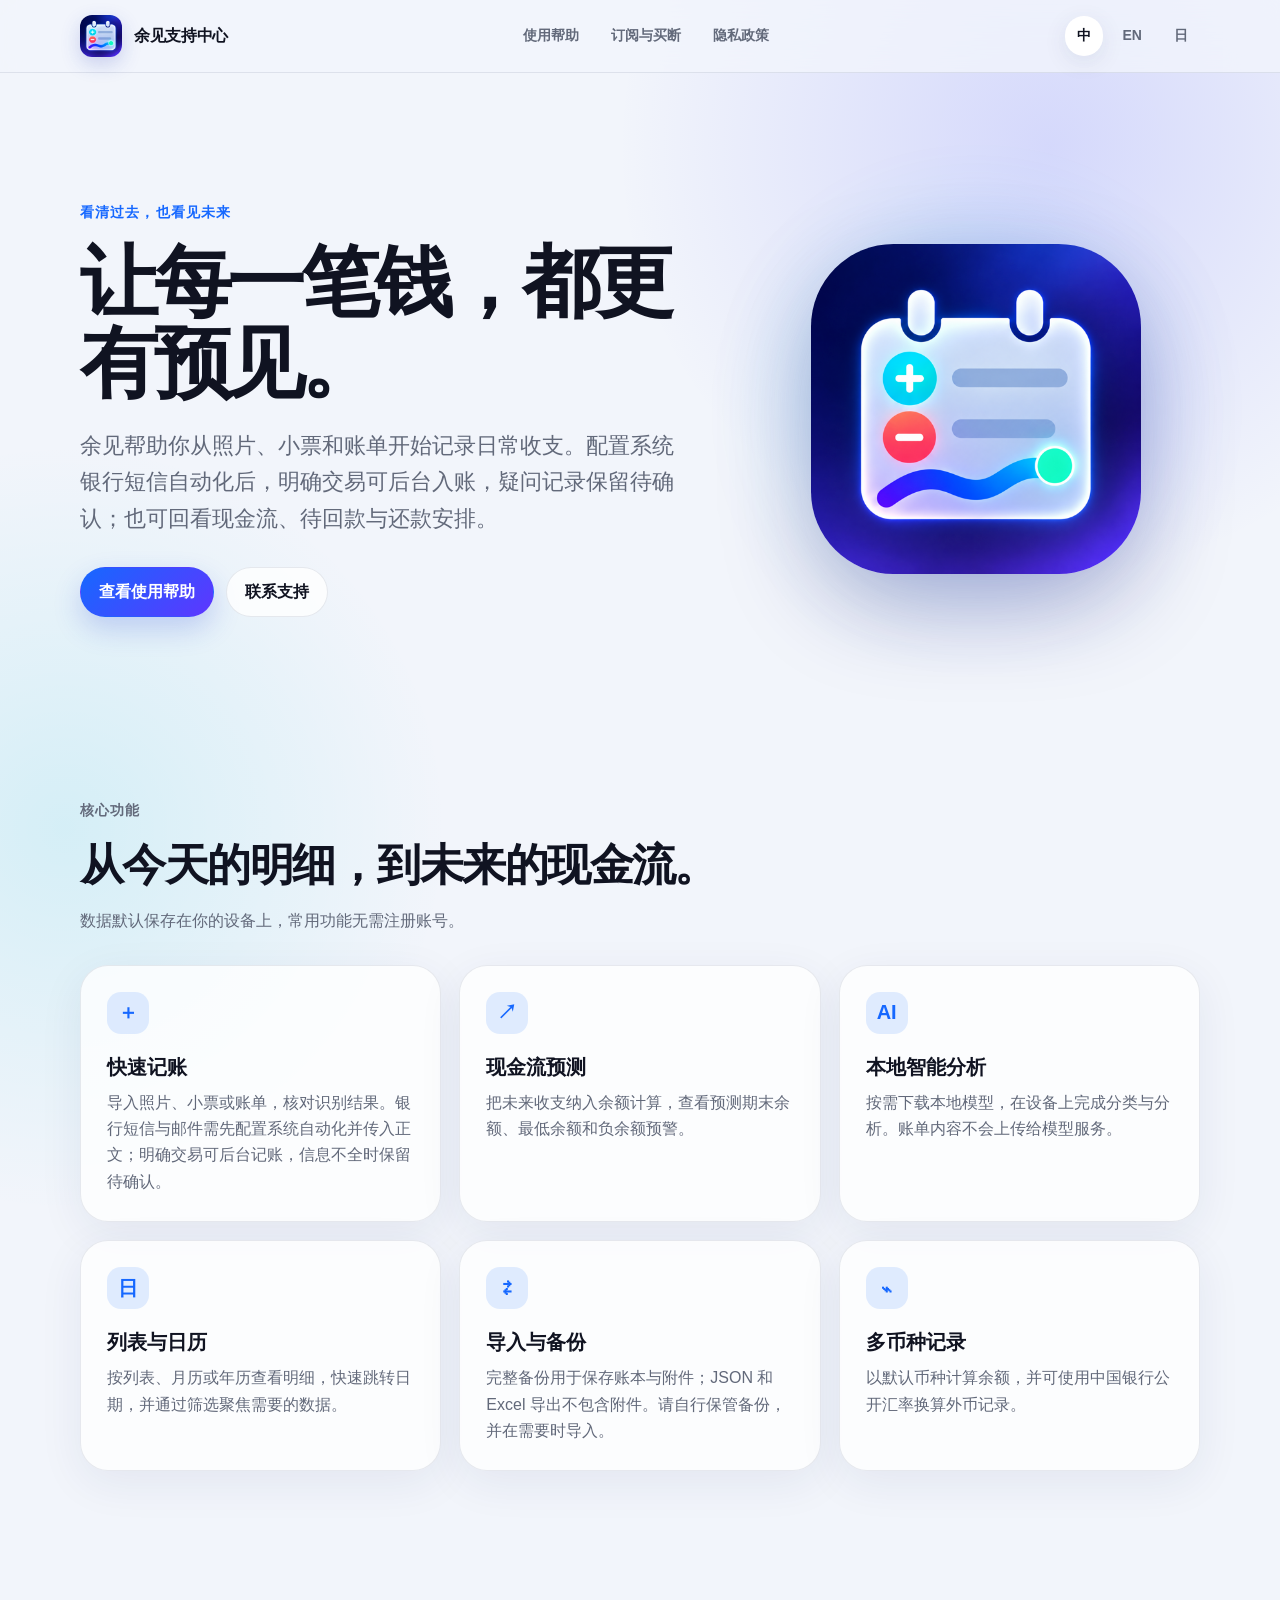
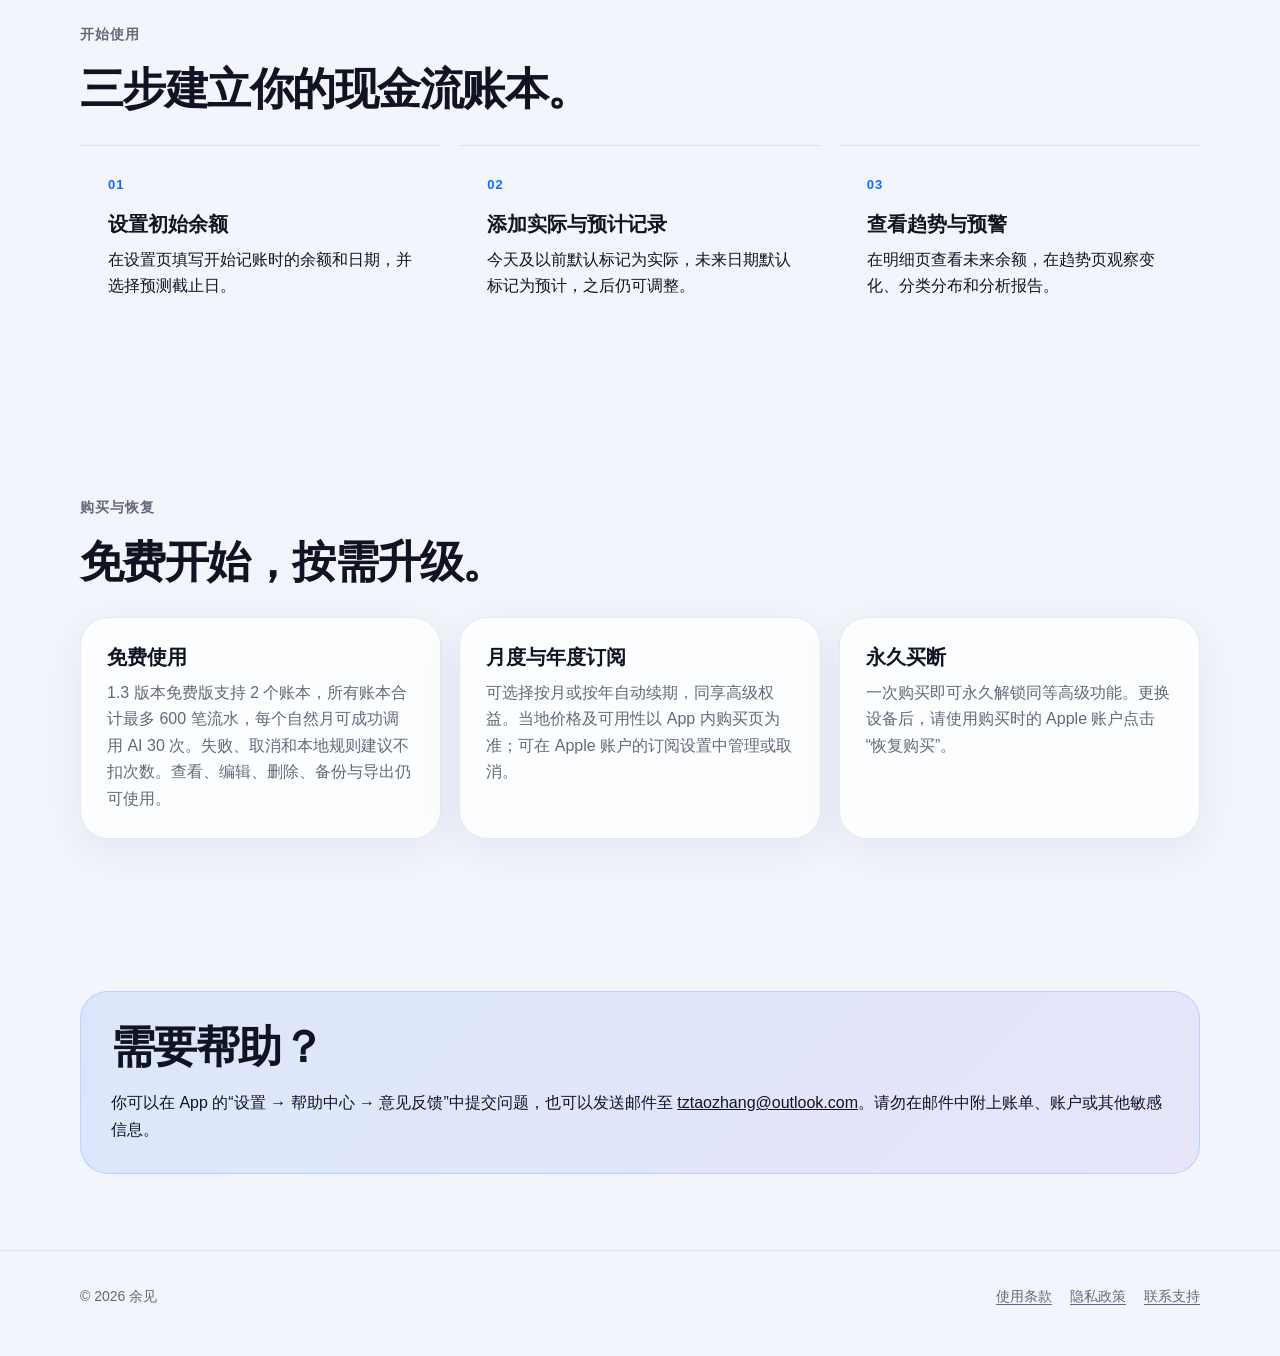
<file: index.html>
<!doctype html>
<html lang="zh-CN">
<head>
  <meta charset="utf-8">
  <meta name="viewport" content="width=device-width, initial-scale=1">
  <meta name="description" content="余见 App 官方支持中心。了解记账、现金流预测、本地 AI、备份与内购恢复。">
  <title>余见 · 官方支持</title>
  <link rel="icon" href="assets/app-icon.png">
  <link rel="stylesheet" href="styles.css">
</head>
<body>
  <header class="site-header">
    <nav class="nav shell" aria-label="主导航">
      <a class="brand" href="index.html"><img src="assets/app-icon.png" alt="余见 App 图标"><span>余见支持中心</span></a>
      <div class="nav-links"><a href="#help">使用帮助</a><a href="#purchase">订阅与买断</a><a href="privacy.html">隐私政策</a></div>
      <div class="language-links" aria-label="语言"><a href="index.html" aria-current="page">中</a><a href="en/index.html">EN</a><a href="ja/index.html">日</a></div>
    </nav>
  </header>

  <main>
    <section class="hero shell">
      <div>
        <p class="eyebrow">看清过去，也看见未来</p>
        <h1>让每一笔钱，都更有预见。</h1>
        <p class="lead">余见帮助你从照片、小票和账单开始记录日常收支。配置系统银行短信自动化后，明确交易可后台入账，疑问记录保留待确认；也可回看现金流、待回款与还款安排。</p>
        <div class="actions"><a class="button" href="#help">查看使用帮助</a><a class="button secondary" href="mailto:tztaozhang@outlook.com">联系支持</a></div>
      </div>
      <div class="hero-art" aria-hidden="true"><img src="assets/app-icon.png" alt=""></div>
    </section>

    <section class="section shell" id="help">
      <div class="section-heading"><p class="eyebrow">核心功能</p><h2>从今天的明细，到未来的现金流。</h2><p>数据默认保存在你的设备上，常用功能无需注册账号。</p></div>
      <div class="grid">
        <article class="card"><div class="icon">＋</div><h3>快速记账</h3><p>导入照片、小票或账单，核对识别结果。银行短信与邮件需先配置系统自动化并传入正文；明确交易可后台记账，信息不全时保留待确认。</p></article>
        <article class="card"><div class="icon">↗</div><h3>现金流预测</h3><p>把未来收支纳入余额计算，查看预测期末余额、最低余额和负余额预警。</p></article>
        <article class="card"><div class="icon">AI</div><h3>本地智能分析</h3><p>按需下载本地模型，在设备上完成分类与分析。账单内容不会上传给模型服务。</p></article>
        <article class="card"><div class="icon">日</div><h3>列表与日历</h3><p>按列表、月历或年历查看明细，快速跳转日期，并通过筛选聚焦需要的数据。</p></article>
        <article class="card"><div class="icon">⇄</div><h3>导入与备份</h3><p>完整备份用于保存账本与附件；JSON 和 Excel 导出不包含附件。请自行保管备份，并在需要时导入。</p></article>
        <article class="card"><div class="icon">⌁</div><h3>多币种记录</h3><p>以默认币种计算余额，并可使用中国银行公开汇率换算外币记录。</p></article>
      </div>
    </section>

    <section class="section shell">
      <div class="section-heading"><p class="eyebrow">开始使用</p><h2>三步建立你的现金流账本。</h2></div>
      <div class="steps">
        <article class="step"><h3>设置初始余额</h3><p>在设置页填写开始记账时的余额和日期，并选择预测截止日。</p></article>
        <article class="step"><h3>添加实际与预计记录</h3><p>今天及以前默认标记为实际，未来日期默认标记为预计，之后仍可调整。</p></article>
        <article class="step"><h3>查看趋势与预警</h3><p>在明细页查看未来余额，在趋势页观察变化、分类分布和分析报告。</p></article>
      </div>
    </section>

    <section class="section shell" id="purchase">
      <div class="section-heading"><p class="eyebrow">购买与恢复</p><h2>免费开始，按需升级。</h2></div>
      <div class="grid">
        <article class="card"><h3>免费使用</h3><p>1.3 版本免费版支持 2 个账本，所有账本合计最多 600 笔流水，每个自然月可成功调用 AI 30 次。失败、取消和本地规则建议不扣次数。查看、编辑、删除、备份与导出仍可使用。</p></article>
        <article class="card"><h3>月度与年度订阅</h3><p>可选择按月或按年自动续期，同享高级权益。当地价格及可用性以 App 内购买页为准；可在 Apple 账户的订阅设置中管理或取消。</p></article>
        <article class="card"><h3>永久买断</h3><p>一次购买即可永久解锁同等高级功能。更换设备后，请使用购买时的 Apple 账户点击“恢复购买”。</p></article>
      </div>
    </section>

    <section class="section shell">
      <div class="notice"><h2>需要帮助？</h2><p>你可以在 App 的“设置 → 帮助中心 → 意见反馈”中提交问题，也可以发送邮件至 <a href="mailto:tztaozhang@outlook.com">tztaozhang@outlook.com</a>。请勿在邮件中附上账单、账户或其他敏感信息。</p></div>
    </section>
  </main>

  <footer class="site-footer"><div class="footer-row shell"><span>© 2026 余见</span><div class="footer-links"><a href="https://www.apple.com/legal/internet-services/itunes/dev/stdeula/">使用条款</a><a href="privacy.html">隐私政策</a><a href="mailto:tztaozhang@outlook.com">联系支持</a></div></div></footer>
</body>
</html>
</file>
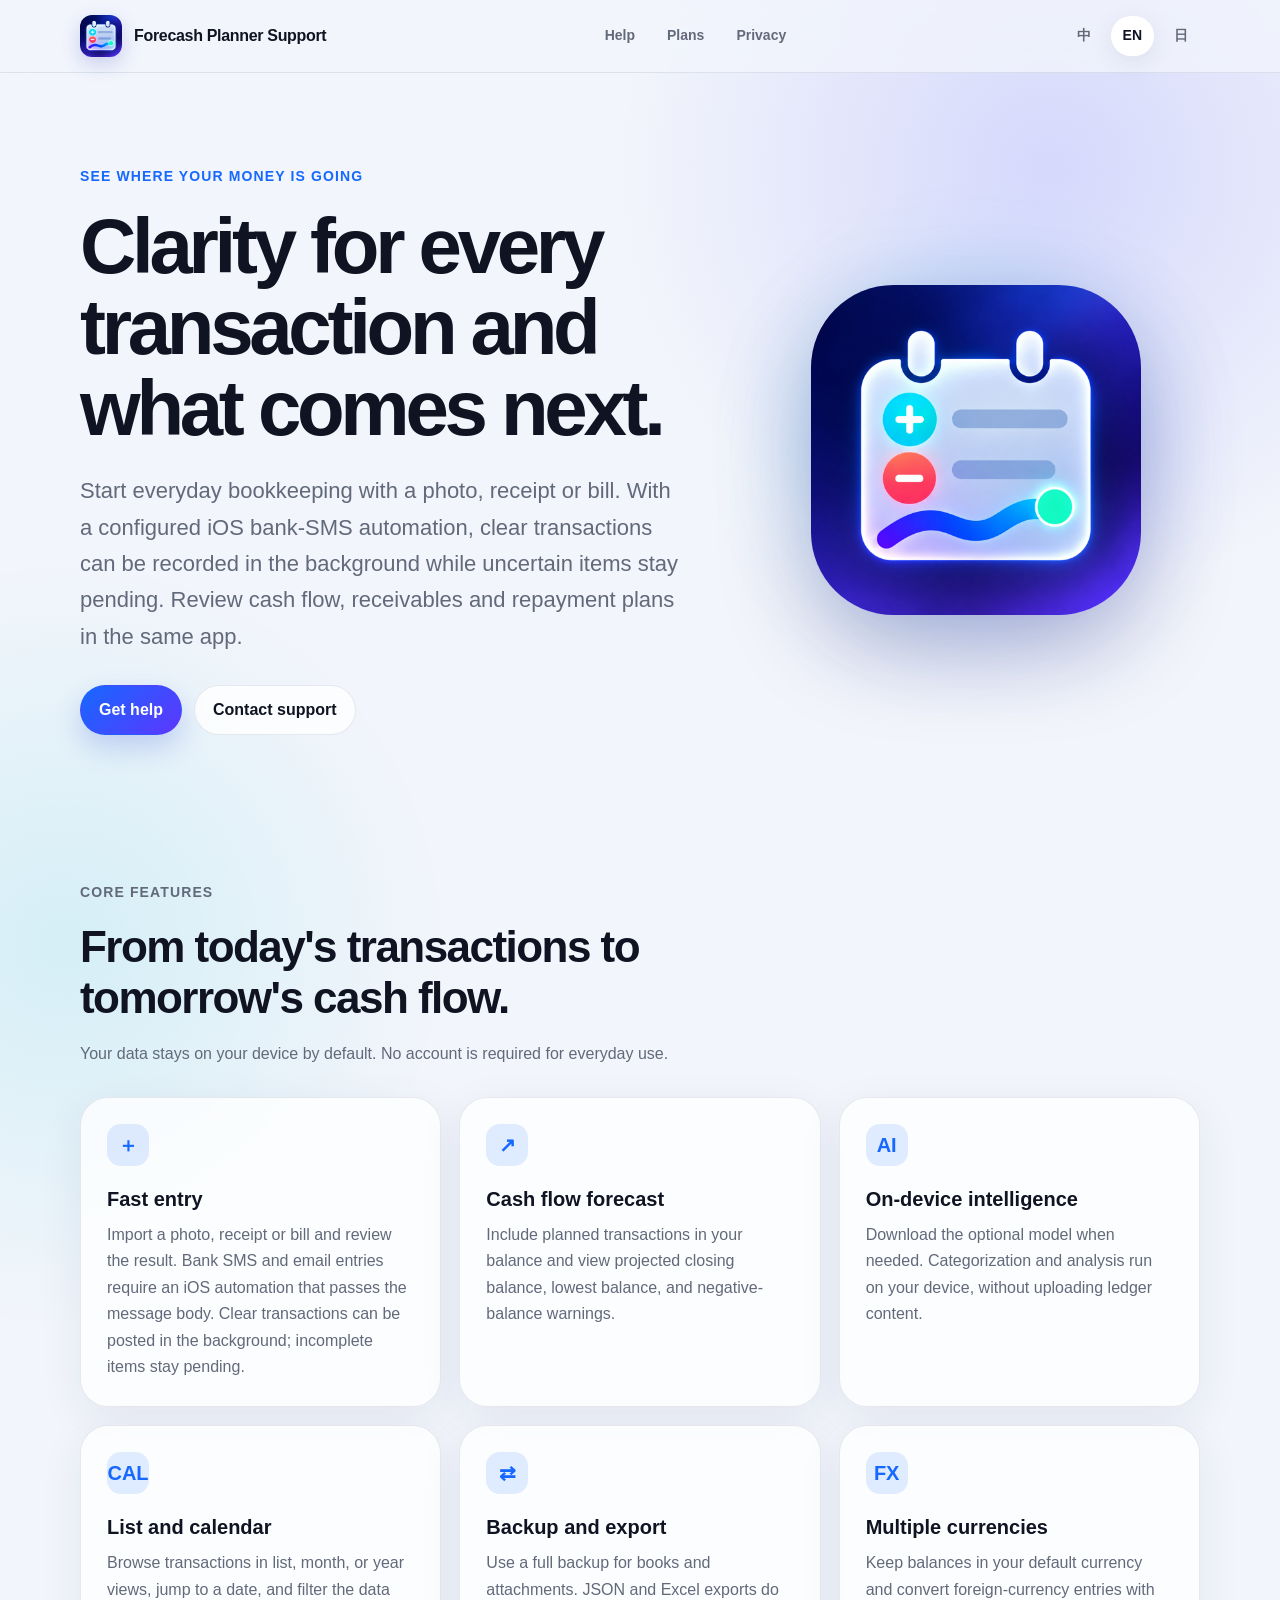
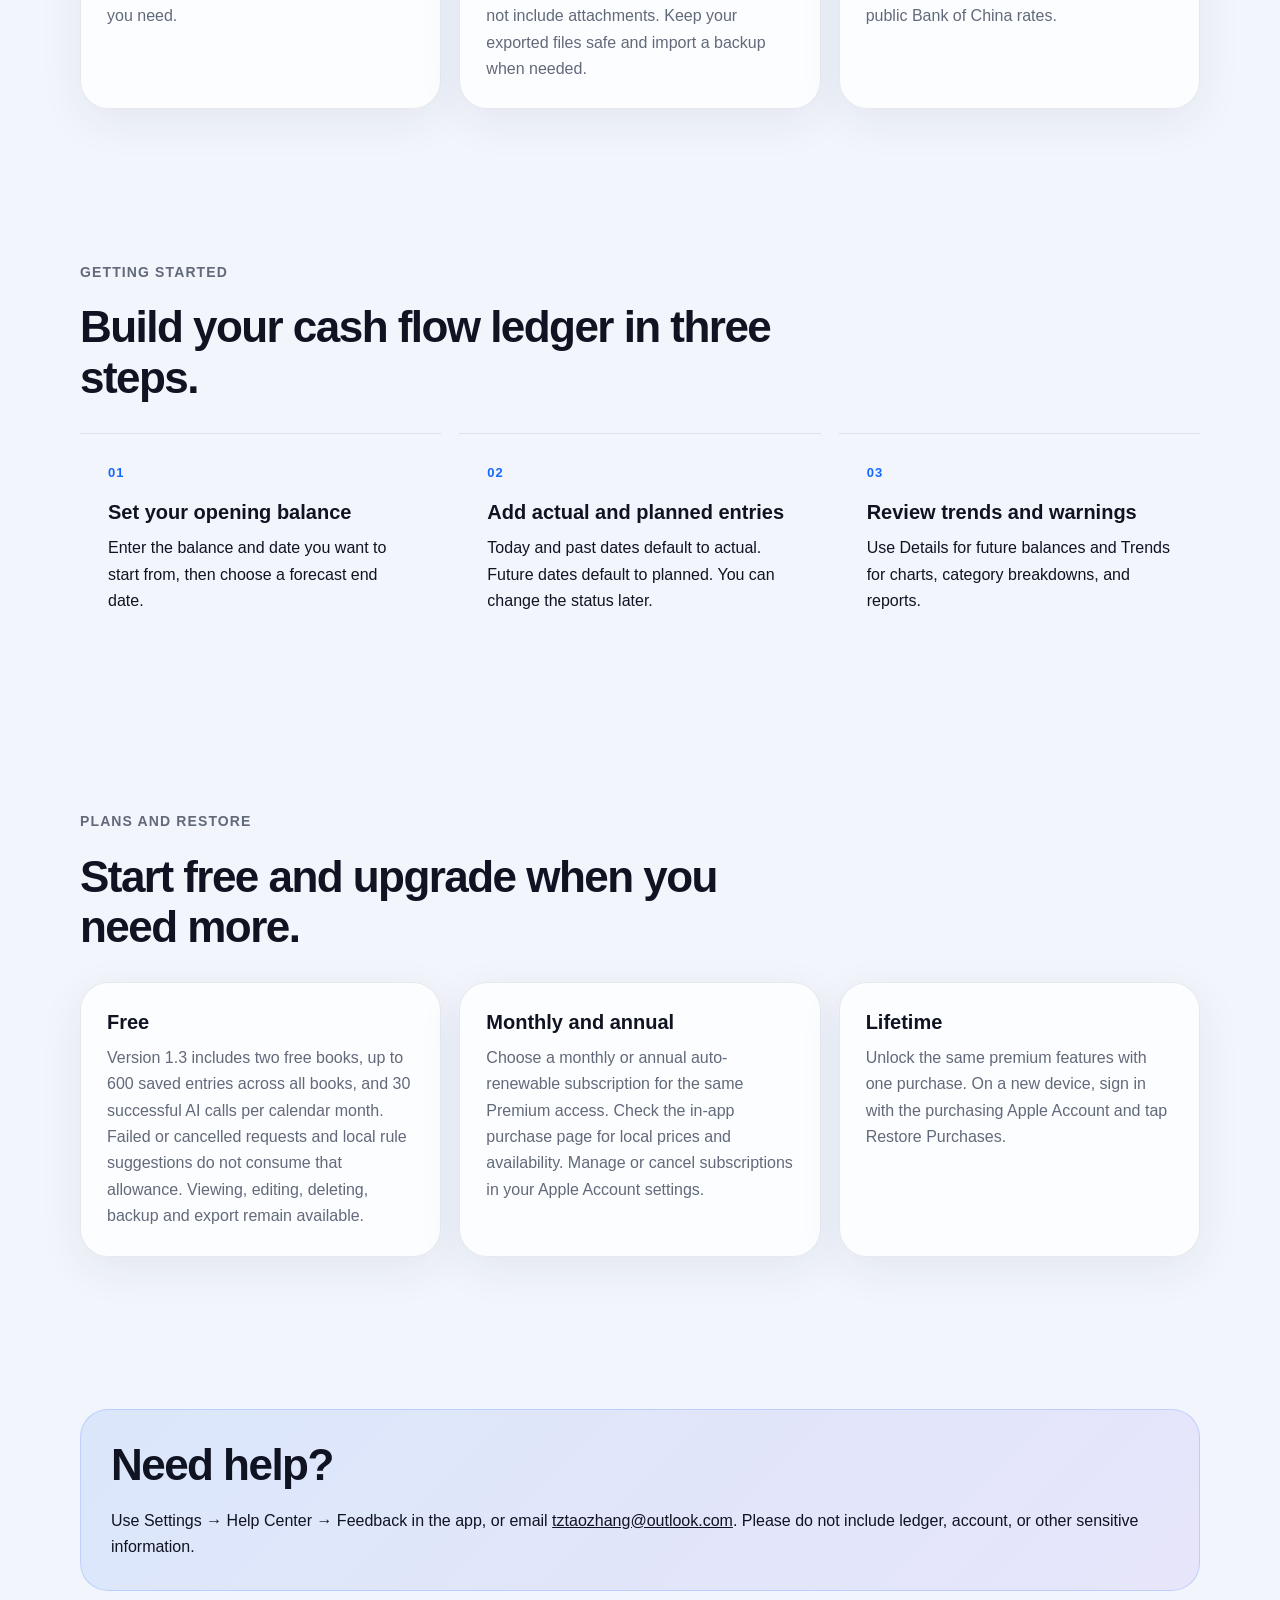
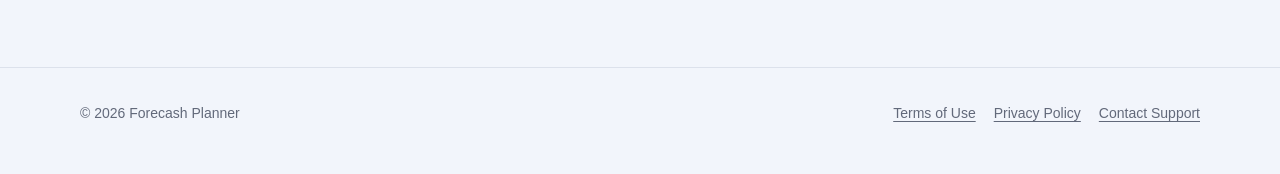
<file: en/index.html>
<!doctype html>
<html lang="en">
<head>
  <meta charset="utf-8"><meta name="viewport" content="width=device-width, initial-scale=1">
  <meta name="description" content="Official support for Forecash Planner, a local-first cash flow and budgeting app.">
  <title>Forecash Planner · Official Support</title><link rel="icon" href="../assets/app-icon.png"><link rel="stylesheet" href="../styles.css">
</head>
<body>
  <header class="site-header"><nav class="nav shell" aria-label="Main navigation"><a class="brand" href="index.html"><img src="../assets/app-icon.png" alt="Forecash Planner app icon"><span>Forecash Planner Support</span></a><div class="nav-links"><a href="#help">Help</a><a href="#purchase">Plans</a><a href="privacy.html">Privacy</a></div><div class="language-links" aria-label="Language"><a href="../index.html">中</a><a href="index.html" aria-current="page">EN</a><a href="../ja/index.html">日</a></div></nav></header>
  <main>
    <section class="hero shell"><div><p class="eyebrow">See where your money is going</p><h1>Clarity for every transaction and what comes next.</h1><p class="lead">Start everyday bookkeeping with a photo, receipt or bill. With a configured iOS bank-SMS automation, clear transactions can be recorded in the background while uncertain items stay pending. Review cash flow, receivables and repayment plans in the same app.</p><div class="actions"><a class="button" href="#help">Get help</a><a class="button secondary" href="mailto:tztaozhang@outlook.com">Contact support</a></div></div><div class="hero-art" aria-hidden="true"><img src="../assets/app-icon.png" alt=""></div></section>
    <section class="section shell" id="help"><div class="section-heading"><p class="eyebrow">Core features</p><h2>From today's transactions to tomorrow's cash flow.</h2><p>Your data stays on your device by default. No account is required for everyday use.</p></div><div class="grid">
      <article class="card"><div class="icon">＋</div><h3>Fast entry</h3><p>Import a photo, receipt or bill and review the result. Bank SMS and email entries require an iOS automation that passes the message body. Clear transactions can be posted in the background; incomplete items stay pending.</p></article>
      <article class="card"><div class="icon">↗</div><h3>Cash flow forecast</h3><p>Include planned transactions in your balance and view projected closing balance, lowest balance, and negative-balance warnings.</p></article>
      <article class="card"><div class="icon">AI</div><h3>On-device intelligence</h3><p>Download the optional model when needed. Categorization and analysis run on your device, without uploading ledger content.</p></article>
      <article class="card"><div class="icon">CAL</div><h3>List and calendar</h3><p>Browse transactions in list, month, or year views, jump to a date, and filter the data you need.</p></article>
      <article class="card"><div class="icon">⇄</div><h3>Backup and export</h3><p>Use a full backup for books and attachments. JSON and Excel exports do not include attachments. Keep your exported files safe and import a backup when needed.</p></article>
      <article class="card"><div class="icon">FX</div><h3>Multiple currencies</h3><p>Keep balances in your default currency and convert foreign-currency entries with public Bank of China rates.</p></article>
    </div></section>
    <section class="section shell"><div class="section-heading"><p class="eyebrow">Getting started</p><h2>Build your cash flow ledger in three steps.</h2></div><div class="steps"><article class="step"><h3>Set your opening balance</h3><p>Enter the balance and date you want to start from, then choose a forecast end date.</p></article><article class="step"><h3>Add actual and planned entries</h3><p>Today and past dates default to actual. Future dates default to planned. You can change the status later.</p></article><article class="step"><h3>Review trends and warnings</h3><p>Use Details for future balances and Trends for charts, category breakdowns, and reports.</p></article></div></section>
    <section class="section shell" id="purchase"><div class="section-heading"><p class="eyebrow">Plans and restore</p><h2>Start free and upgrade when you need more.</h2></div><div class="grid"><article class="card"><h3>Free</h3><p>Version 1.3 includes two free books, up to 600 saved entries across all books, and 30 successful AI calls per calendar month. Failed or cancelled requests and local rule suggestions do not consume that allowance. Viewing, editing, deleting, backup and export remain available.</p></article><article class="card"><h3>Monthly and annual</h3><p>Choose a monthly or annual auto-renewable subscription for the same Premium access. Check the in-app purchase page for local prices and availability. Manage or cancel subscriptions in your Apple Account settings.</p></article><article class="card"><h3>Lifetime</h3><p>Unlock the same premium features with one purchase. On a new device, sign in with the purchasing Apple Account and tap Restore Purchases.</p></article></div></section>
    <section class="section shell"><div class="notice"><h2>Need help?</h2><p>Use Settings → Help Center → Feedback in the app, or email <a href="mailto:tztaozhang@outlook.com">tztaozhang@outlook.com</a>. Please do not include ledger, account, or other sensitive information.</p></div></section>
  </main>
  <footer class="site-footer"><div class="footer-row shell"><span>© 2026 Forecash Planner</span><div class="footer-links"><a href="https://www.apple.com/legal/internet-services/itunes/dev/stdeula/">Terms of Use</a><a href="privacy.html">Privacy Policy</a><a href="mailto:tztaozhang@outlook.com">Contact Support</a></div></div></footer>
</body></html>
</file>
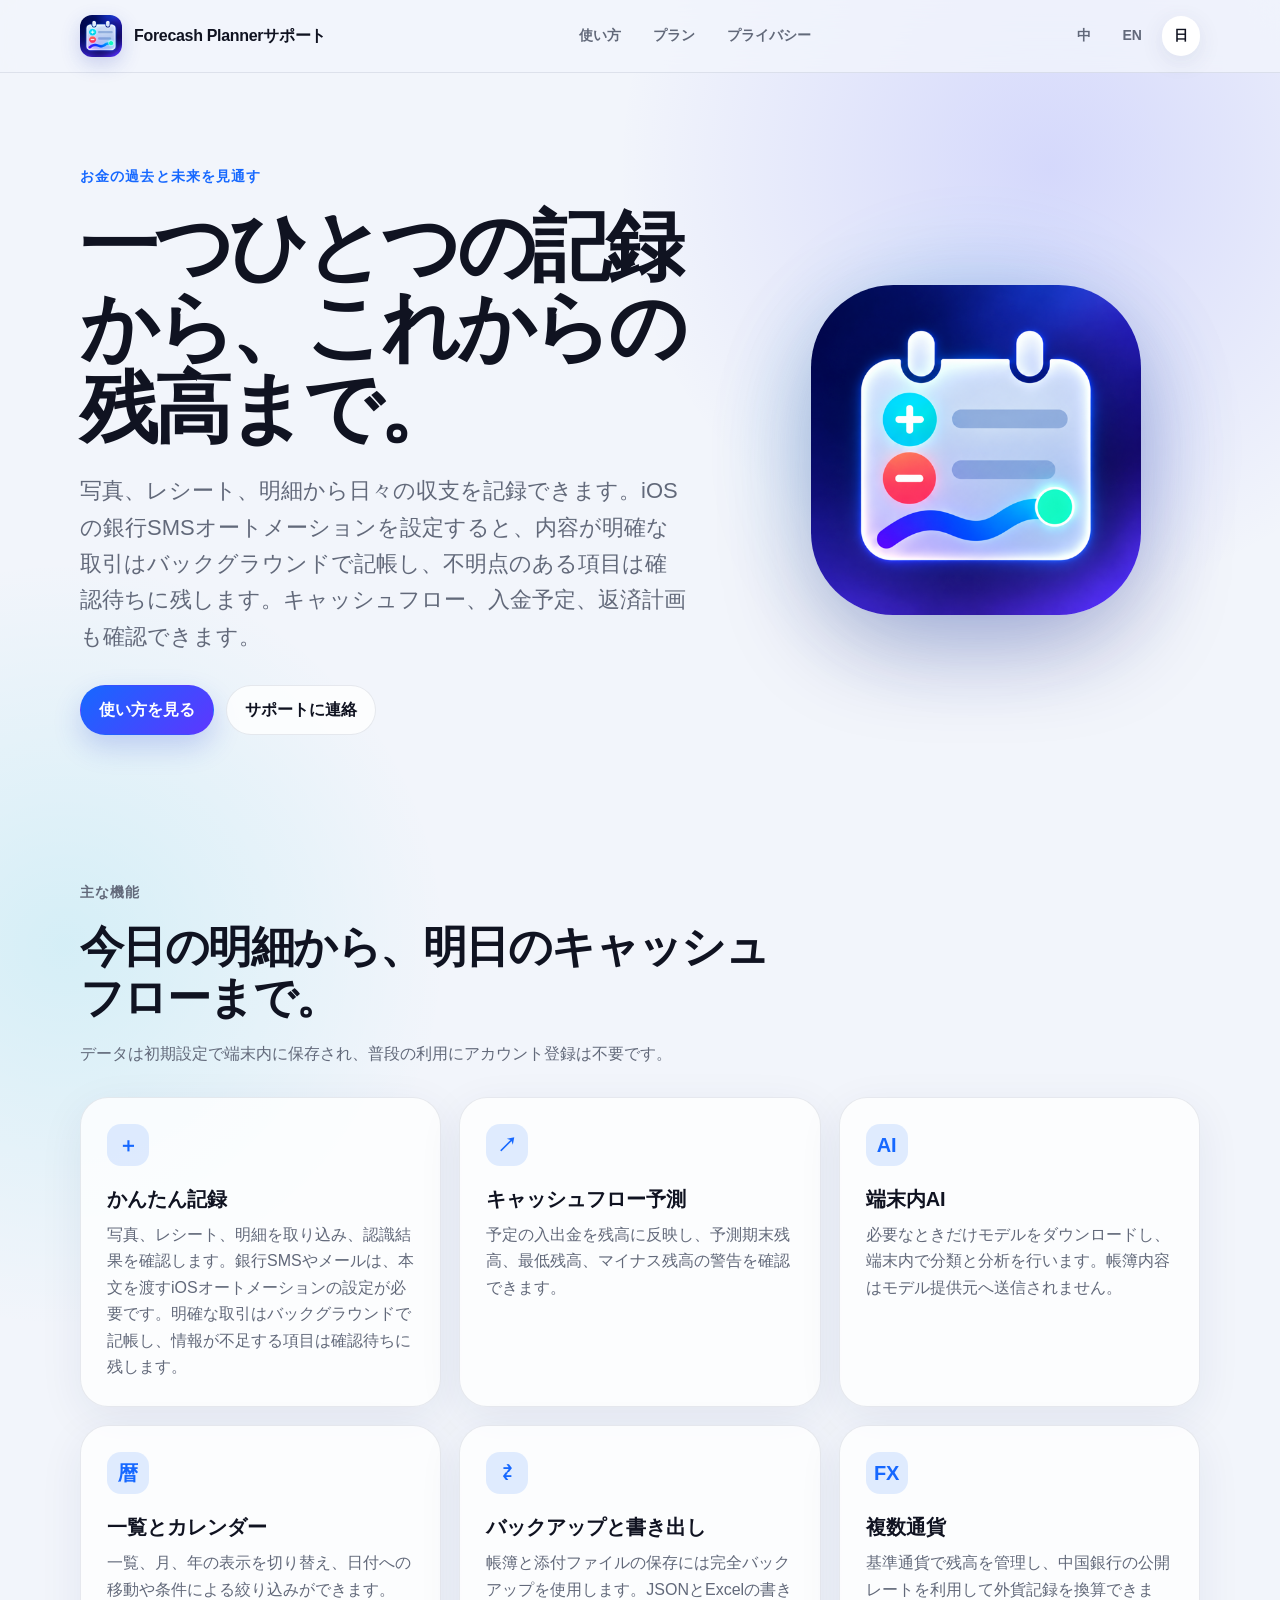
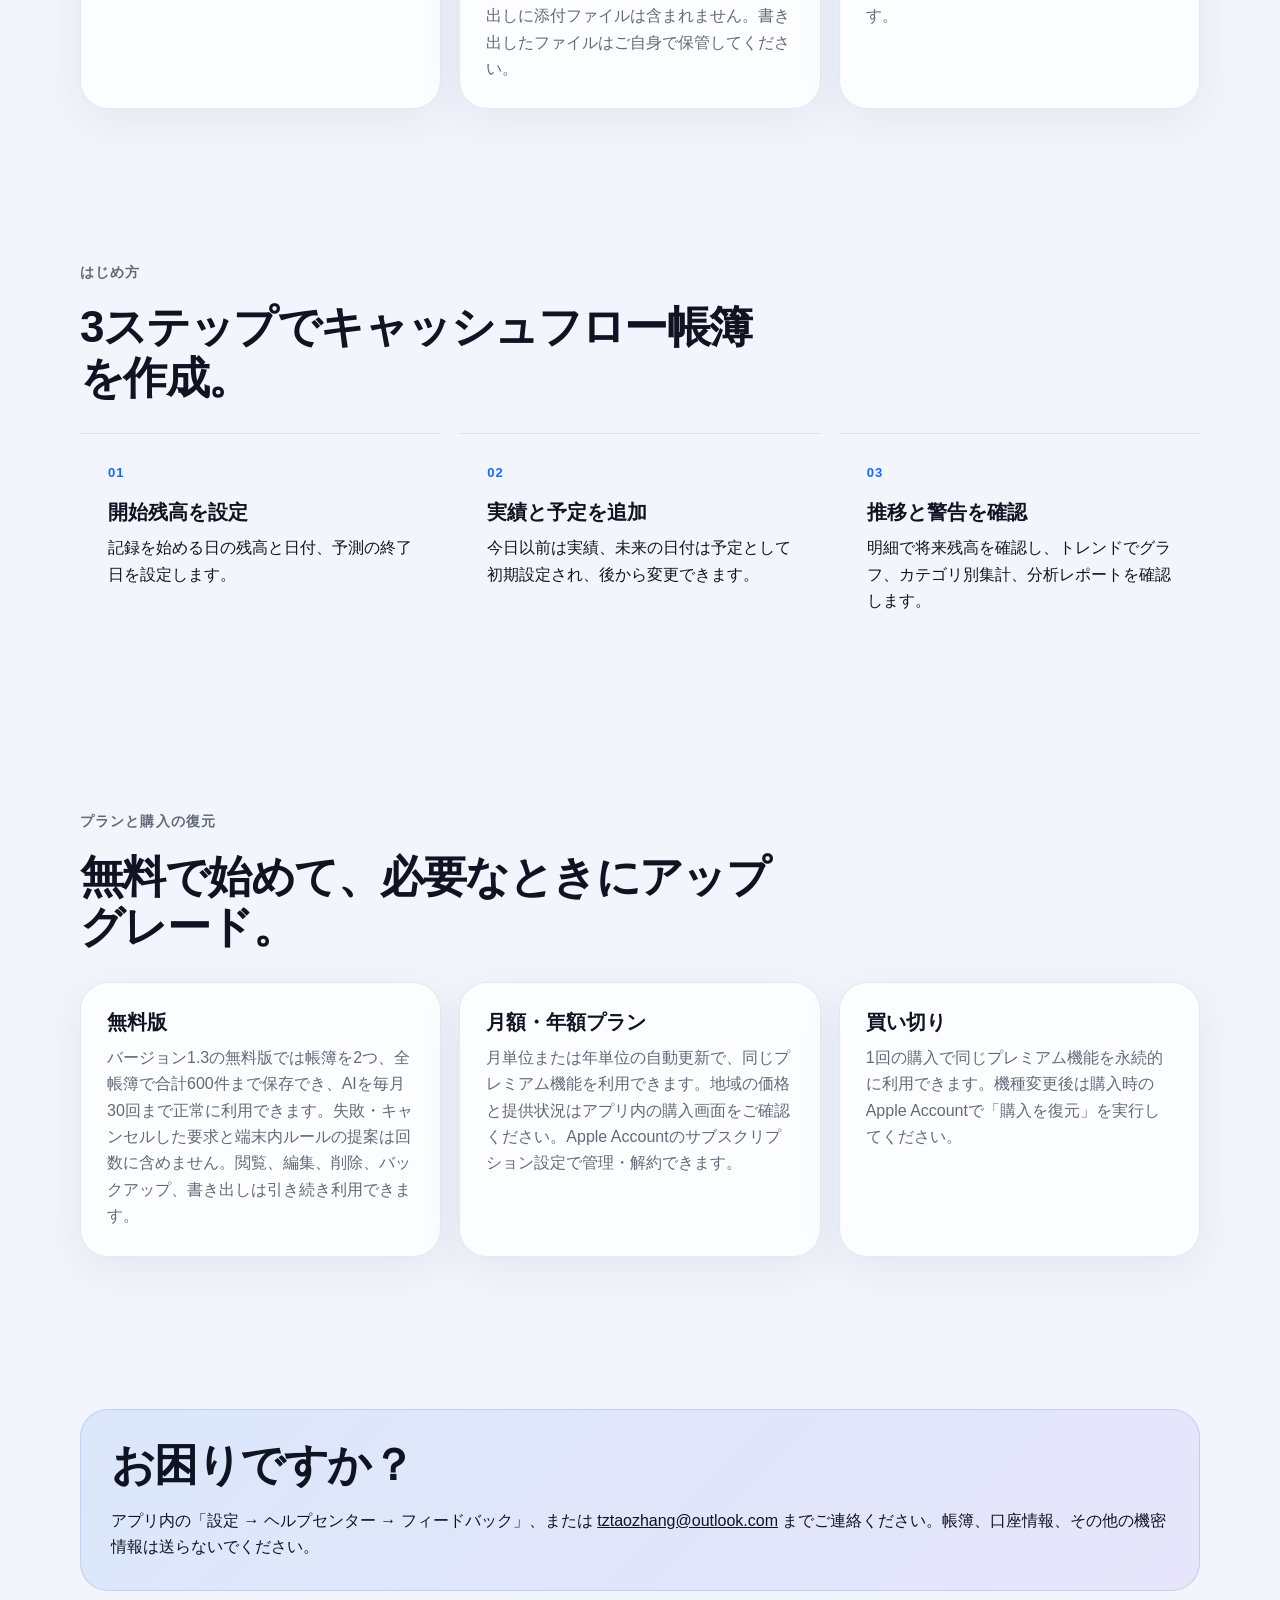
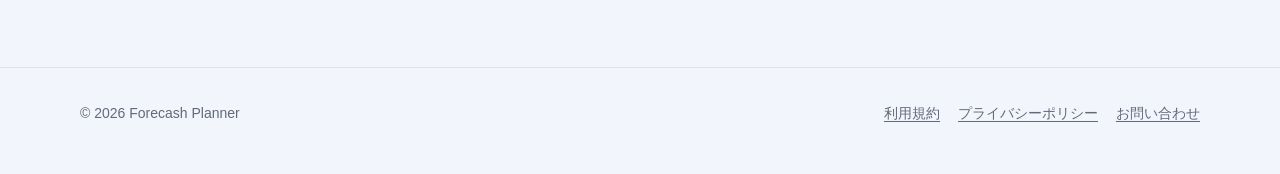
<file: ja/index.html>
<!doctype html>
<html lang="ja">
<head><meta charset="utf-8"><meta name="viewport" content="width=device-width, initial-scale=1"><meta name="description" content="Forecash Plannerの公式サポート。収支記録、キャッシュフロー予測、端末内AI、バックアップ、購入の復元をご案内します。"><title>Forecash Planner · 公式サポート</title><link rel="icon" href="../assets/app-icon.png"><link rel="stylesheet" href="../styles.css"></head>
<body>
  <header class="site-header"><nav class="nav shell" aria-label="メインナビゲーション"><a class="brand" href="index.html"><img src="../assets/app-icon.png" alt="Forecash Plannerのアプリアイコン"><span>Forecash Plannerサポート</span></a><div class="nav-links"><a href="#help">使い方</a><a href="#purchase">プラン</a><a href="privacy.html">プライバシー</a></div><div class="language-links" aria-label="言語"><a href="../index.html">中</a><a href="../en/index.html">EN</a><a href="index.html" aria-current="page">日</a></div></nav></header>
  <main>
    <section class="hero shell"><div><p class="eyebrow">お金の過去と未来を見通す</p><h1>一つひとつの記録から、これからの残高まで。</h1><p class="lead">写真、レシート、明細から日々の収支を記録できます。iOSの銀行SMSオートメーションを設定すると、内容が明確な取引はバックグラウンドで記帳し、不明点のある項目は確認待ちに残します。キャッシュフロー、入金予定、返済計画も確認できます。</p><div class="actions"><a class="button" href="#help">使い方を見る</a><a class="button secondary" href="mailto:tztaozhang@outlook.com">サポートに連絡</a></div></div><div class="hero-art" aria-hidden="true"><img src="../assets/app-icon.png" alt=""></div></section>
    <section class="section shell" id="help"><div class="section-heading"><p class="eyebrow">主な機能</p><h2>今日の明細から、明日のキャッシュフローまで。</h2><p>データは初期設定で端末内に保存され、普段の利用にアカウント登録は不要です。</p></div><div class="grid">
      <article class="card"><div class="icon">＋</div><h3>かんたん記録</h3><p>写真、レシート、明細を取り込み、認識結果を確認します。銀行SMSやメールは、本文を渡すiOSオートメーションの設定が必要です。明確な取引はバックグラウンドで記帳し、情報が不足する項目は確認待ちに残します。</p></article>
      <article class="card"><div class="icon">↗</div><h3>キャッシュフロー予測</h3><p>予定の入出金を残高に反映し、予測期末残高、最低残高、マイナス残高の警告を確認できます。</p></article>
      <article class="card"><div class="icon">AI</div><h3>端末内AI</h3><p>必要なときだけモデルをダウンロードし、端末内で分類と分析を行います。帳簿内容はモデル提供元へ送信されません。</p></article>
      <article class="card"><div class="icon">暦</div><h3>一覧とカレンダー</h3><p>一覧、月、年の表示を切り替え、日付への移動や条件による絞り込みができます。</p></article>
      <article class="card"><div class="icon">⇄</div><h3>バックアップと書き出し</h3><p>帳簿と添付ファイルの保存には完全バックアップを使用します。JSONとExcelの書き出しに添付ファイルは含まれません。書き出したファイルはご自身で保管してください。</p></article>
      <article class="card"><div class="icon">FX</div><h3>複数通貨</h3><p>基準通貨で残高を管理し、中国銀行の公開レートを利用して外貨記録を換算できます。</p></article>
    </div></section>
    <section class="section shell"><div class="section-heading"><p class="eyebrow">はじめ方</p><h2>3ステップでキャッシュフロー帳簿を作成。</h2></div><div class="steps"><article class="step"><h3>開始残高を設定</h3><p>記録を始める日の残高と日付、予測の終了日を設定します。</p></article><article class="step"><h3>実績と予定を追加</h3><p>今日以前は実績、未来の日付は予定として初期設定され、後から変更できます。</p></article><article class="step"><h3>推移と警告を確認</h3><p>明細で将来残高を確認し、トレンドでグラフ、カテゴリ別集計、分析レポートを確認します。</p></article></div></section>
    <section class="section shell" id="purchase"><div class="section-heading"><p class="eyebrow">プランと購入の復元</p><h2>無料で始めて、必要なときにアップグレード。</h2></div><div class="grid"><article class="card"><h3>無料版</h3><p>バージョン1.3の無料版では帳簿を2つ、全帳簿で合計600件まで保存でき、AIを毎月30回まで正常に利用できます。失敗・キャンセルした要求と端末内ルールの提案は回数に含めません。閲覧、編集、削除、バックアップ、書き出しは引き続き利用できます。</p></article><article class="card"><h3>月額・年額プラン</h3><p>月単位または年単位の自動更新で、同じプレミアム機能を利用できます。地域の価格と提供状況はアプリ内の購入画面をご確認ください。Apple Accountのサブスクリプション設定で管理・解約できます。</p></article><article class="card"><h3>買い切り</h3><p>1回の購入で同じプレミアム機能を永続的に利用できます。機種変更後は購入時のApple Accountで「購入を復元」を実行してください。</p></article></div></section>
    <section class="section shell"><div class="notice"><h2>お困りですか？</h2><p>アプリ内の「設定 → ヘルプセンター → フィードバック」、または <a href="mailto:tztaozhang@outlook.com">tztaozhang@outlook.com</a> までご連絡ください。帳簿、口座情報、その他の機密情報は送らないでください。</p></div></section>
  </main><footer class="site-footer"><div class="footer-row shell"><span>© 2026 Forecash Planner</span><div class="footer-links"><a href="https://www.apple.com/legal/internet-services/itunes/dev/stdeula/">利用規約</a><a href="privacy.html">プライバシーポリシー</a><a href="mailto:tztaozhang@outlook.com">お問い合わせ</a></div></div></footer>
</body></html>
</file>
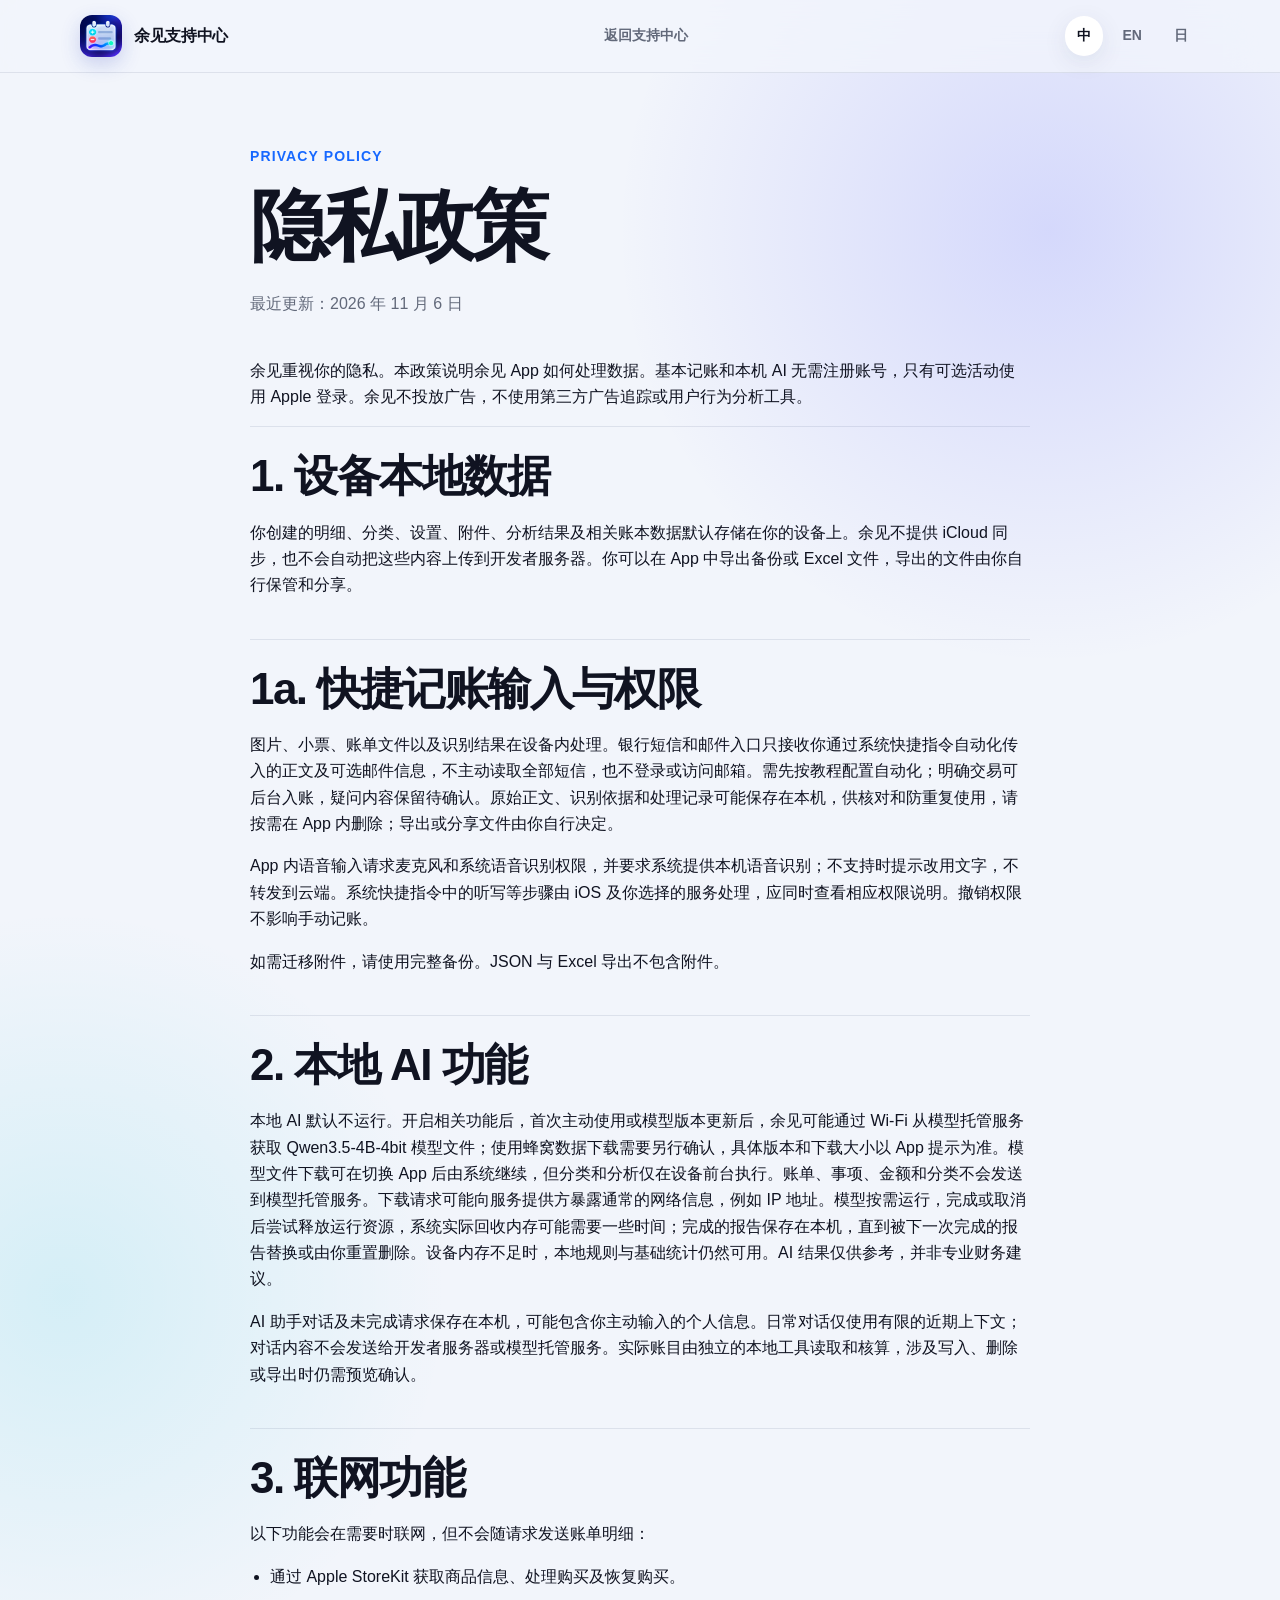
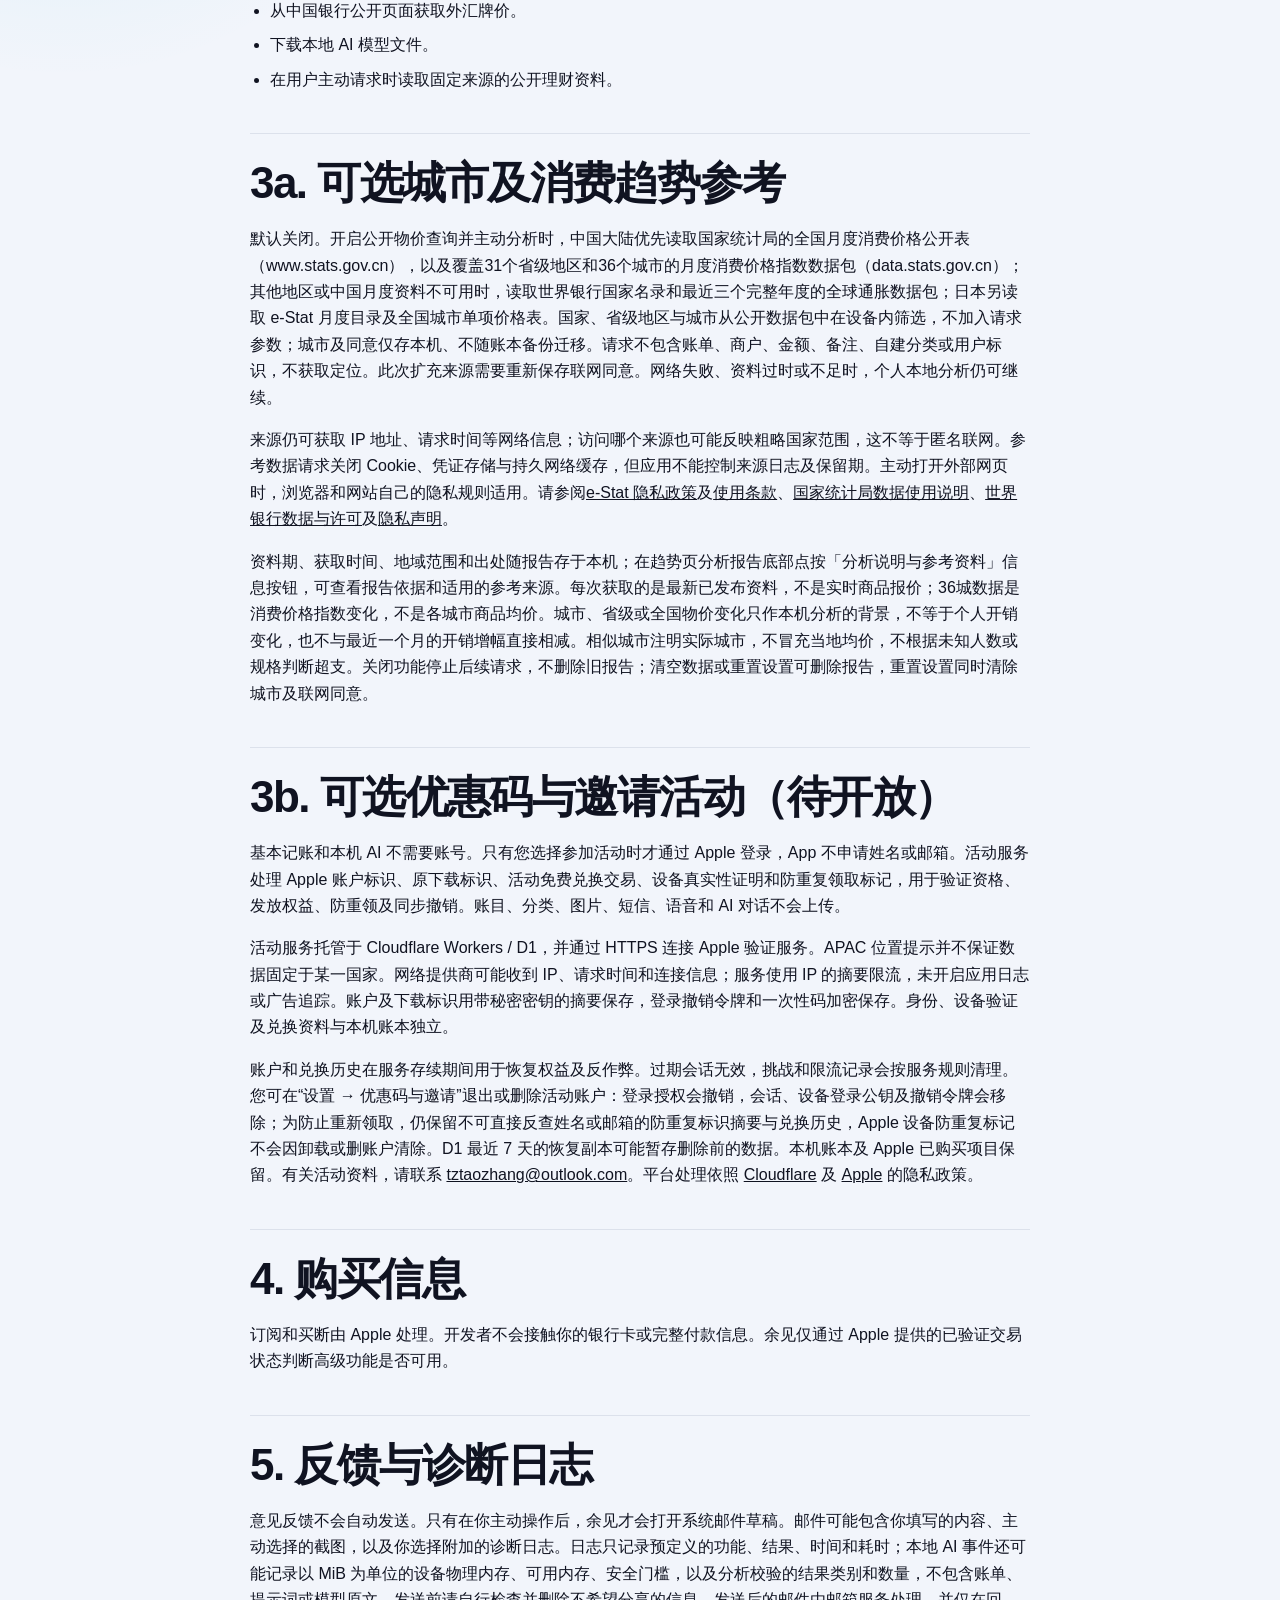
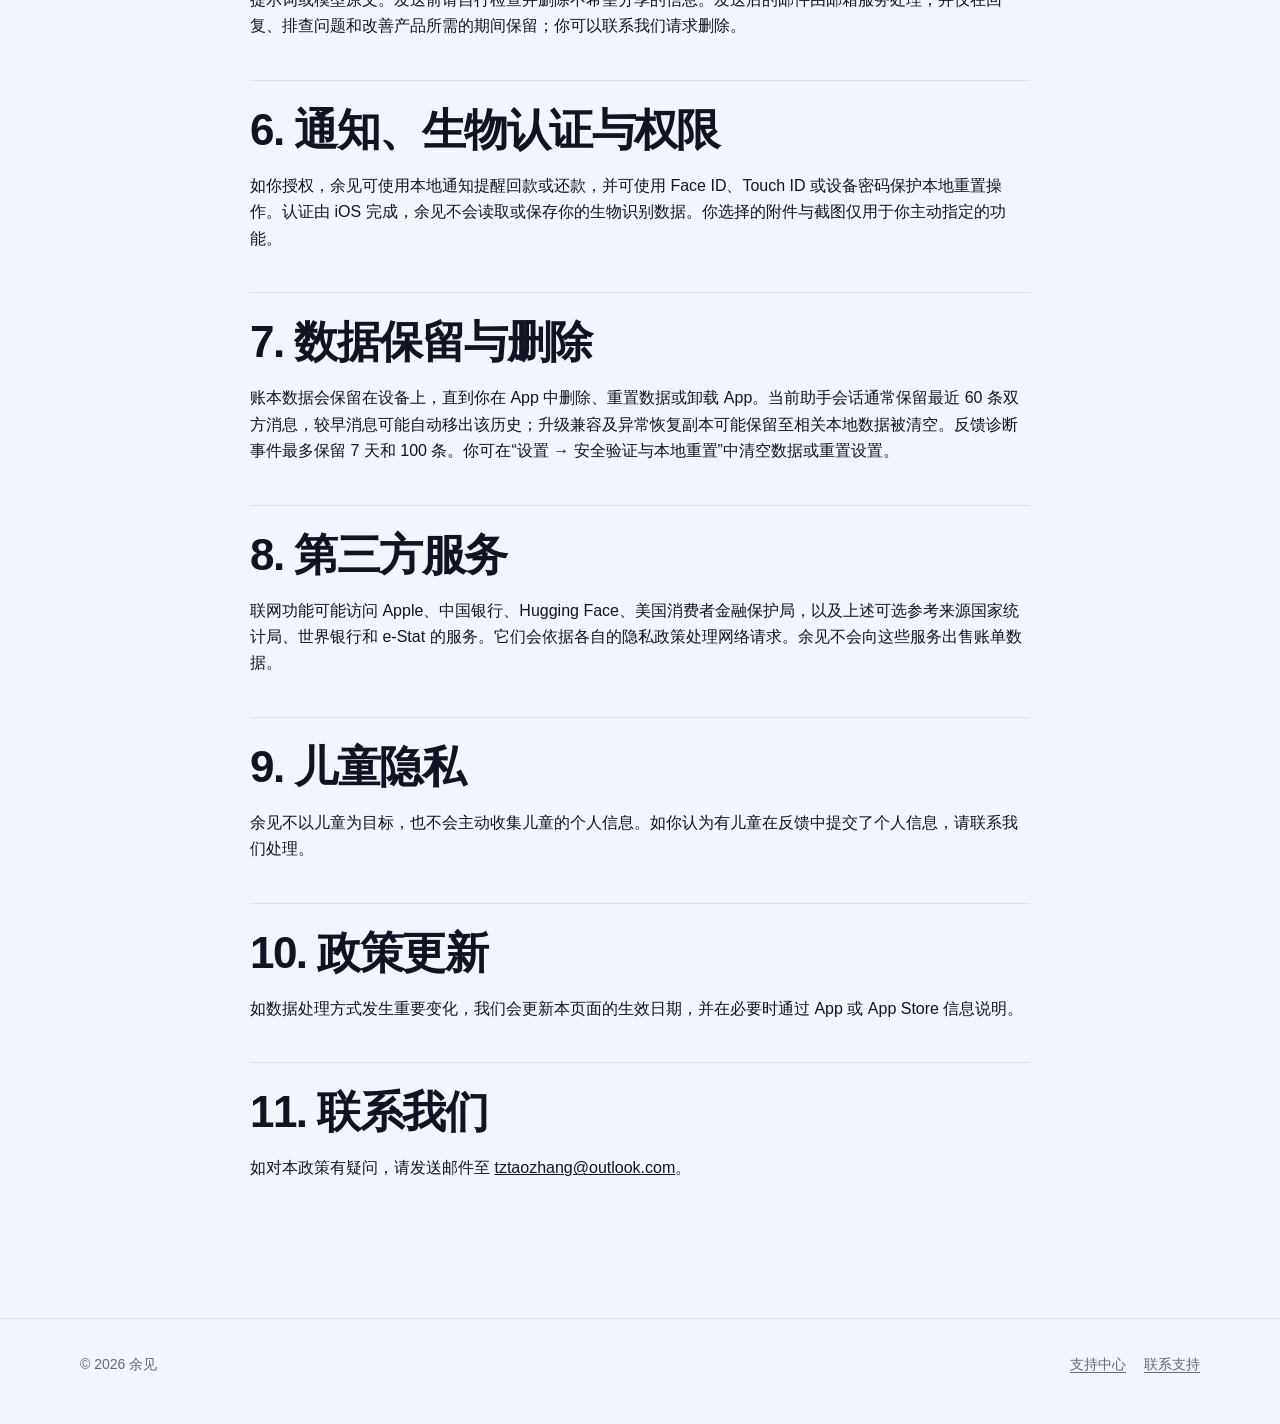
<file: privacy.html>
<!doctype html>
<html lang="zh-CN">
<head>
  <meta charset="utf-8">
  <meta name="viewport" content="width=device-width, initial-scale=1">
  <meta name="description" content="余见 App 隐私政策。">
  <title>隐私政策 · 余见</title>
  <link rel="icon" href="assets/app-icon.png">
  <link rel="stylesheet" href="styles.css">
</head>
<body>
  <header class="site-header"><nav class="nav shell" aria-label="主导航"><a class="brand" href="index.html"><img src="assets/app-icon.png" alt="余见 App 图标"><span>余见支持中心</span></a><div class="nav-links"><a href="index.html">返回支持中心</a></div><div class="language-links" aria-label="语言"><a href="privacy.html" aria-current="page">中</a><a href="en/privacy.html">EN</a><a href="ja/privacy.html">日</a></div></nav></header>
  <main class="legal shell">
    <p class="eyebrow">Privacy Policy</p>
    <h1>隐私政策</h1>
    <p class="meta">最近更新：2026 年 11 月 6 日</p>
    <p>余见重视你的隐私。本政策说明余见 App 如何处理数据。基本记账和本机 AI 无需注册账号，只有可选活动使用 Apple 登录。余见不投放广告，不使用第三方广告追踪或用户行为分析工具。</p>

    <section><h2>1. 设备本地数据</h2><p>你创建的明细、分类、设置、附件、分析结果及相关账本数据默认存储在你的设备上。余见不提供 iCloud 同步，也不会自动把这些内容上传到开发者服务器。你可以在 App 中导出备份或 Excel 文件，导出的文件由你自行保管和分享。</p></section>
    <section><h2>1a. 快捷记账输入与权限</h2><p>图片、小票、账单文件以及识别结果在设备内处理。银行短信和邮件入口只接收你通过系统快捷指令自动化传入的正文及可选邮件信息，不主动读取全部短信，也不登录或访问邮箱。需先按教程配置自动化；明确交易可后台入账，疑问内容保留待确认。原始正文、识别依据和处理记录可能保存在本机，供核对和防重复使用，请按需在 App 内删除；导出或分享文件由你自行决定。</p><p>App 内语音输入请求麦克风和系统语音识别权限，并要求系统提供本机语音识别；不支持时提示改用文字，不转发到云端。系统快捷指令中的听写等步骤由 iOS 及你选择的服务处理，应同时查看相应权限说明。撤销权限不影响手动记账。</p><p>如需迁移附件，请使用完整备份。JSON 与 Excel 导出不包含附件。</p></section>
    <section><h2>2. 本地 AI 功能</h2><p>本地 AI 默认不运行。开启相关功能后，首次主动使用或模型版本更新后，余见可能通过 Wi-Fi 从模型托管服务获取 Qwen3.5-4B-4bit 模型文件；使用蜂窝数据下载需要另行确认，具体版本和下载大小以 App 提示为准。模型文件下载可在切换 App 后由系统继续，但分类和分析仅在设备前台执行。账单、事项、金额和分类不会发送到模型托管服务。下载请求可能向服务提供方暴露通常的网络信息，例如 IP 地址。模型按需运行，完成或取消后尝试释放运行资源，系统实际回收内存可能需要一些时间；完成的报告保存在本机，直到被下一次完成的报告替换或由你重置删除。设备内存不足时，本地规则与基础统计仍然可用。AI 结果仅供参考，并非专业财务建议。</p><p>AI 助手对话及未完成请求保存在本机，可能包含你主动输入的个人信息。日常对话仅使用有限的近期上下文；对话内容不会发送给开发者服务器或模型托管服务。实际账目由独立的本地工具读取和核算，涉及写入、删除或导出时仍需预览确认。</p></section>
    <section><h2>3. 联网功能</h2><p>以下功能会在需要时联网，但不会随请求发送账单明细：</p><ul><li>通过 Apple StoreKit 获取商品信息、处理购买及恢复购买。</li><li>从中国银行公开页面获取外汇牌价。</li><li>下载本地 AI 模型文件。</li><li>在用户主动请求时读取固定来源的公开理财资料。</li></ul></section>
    <section><h2>3a. 可选城市及消费趋势参考</h2><p>默认关闭。开启公开物价查询并主动分析时，中国大陆优先读取国家统计局的全国月度消费价格公开表（www.stats.gov.cn），以及覆盖31个省级地区和36个城市的月度消费价格指数数据包（data.stats.gov.cn）；其他地区或中国月度资料不可用时，读取世界银行国家名录和最近三个完整年度的全球通胀数据包；日本另读取 e-Stat 月度目录及全国城市单项价格表。国家、省级地区与城市从公开数据包中在设备内筛选，不加入请求参数；城市及同意仅存本机、不随账本备份迁移。请求不包含账单、商户、金额、备注、自建分类或用户标识，不获取定位。此次扩充来源需要重新保存联网同意。网络失败、资料过时或不足时，个人本地分析仍可继续。</p><p>来源仍可获取 IP 地址、请求时间等网络信息；访问哪个来源也可能反映粗略国家范围，这不等于匿名联网。参考数据请求关闭 Cookie、凭证存储与持久网络缓存，但应用不能控制来源日志及保留期。主动打开外部网页时，浏览器和网站自己的隐私规则适用。请参阅<a href="https://www.e-stat.go.jp/privacy">e-Stat 隐私政策</a>及<a href="https://www.e-stat.go.jp/terms-of-use">使用条款</a>、<a href="https://www.stats.gov.cn/wzgl/202302/t20230217_1912857.html">国家统计局数据使用说明</a>、<a href="https://data.worldbank.org/indicator/FP.CPI.TOTL.ZG">世界银行数据与许可</a>及<a href="https://www.worldbank.org/ext/en/legal/world-bank-group-privacy-notice">隐私声明</a>。</p><p>资料期、获取时间、地域范围和出处随报告存于本机；在趋势页分析报告底部点按「分析说明与参考资料」信息按钮，可查看报告依据和适用的参考来源。每次获取的是最新已发布资料，不是实时商品报价；36城数据是消费价格指数变化，不是各城市商品均价。城市、省级或全国物价变化只作本机分析的背景，不等于个人开销变化，也不与最近一个月的开销增幅直接相减。相似城市注明实际城市，不冒充当地均价，不根据未知人数或规格判断超支。关闭功能停止后续请求，不删除旧报告；清空数据或重置设置可删除报告，重置设置同时清除城市及联网同意。</p></section>
    <section id="activities"><h2>3b. 可选优惠码与邀请活动（待开放）</h2><p>基本记账和本机 AI 不需要账号。只有您选择参加活动时才通过 Apple 登录，App 不申请姓名或邮箱。活动服务处理 Apple 账户标识、原下载标识、活动免费兑换交易、设备真实性证明和防重复领取标记，用于验证资格、发放权益、防重领及同步撤销。账目、分类、图片、短信、语音和 AI 对话不会上传。</p><p>活动服务托管于 Cloudflare Workers / D1，并通过 HTTPS 连接 Apple 验证服务。APAC 位置提示并不保证数据固定于某一国家。网络提供商可能收到 IP、请求时间和连接信息；服务使用 IP 的摘要限流，未开启应用日志或广告追踪。账户及下载标识用带秘密密钥的摘要保存，登录撤销令牌和一次性码加密保存。身份、设备验证及兑换资料与本机账本独立。</p><p>账户和兑换历史在服务存续期间用于恢复权益及反作弊。过期会话无效，挑战和限流记录会按服务规则清理。您可在“设置 → 优惠码与邀请”退出或删除活动账户：登录授权会撤销，会话、设备登录公钥及撤销令牌会移除；为防止重新领取，仍保留不可直接反查姓名或邮箱的防重复标识摘要与兑换历史，Apple 设备防重复标记不会因卸载或删账户清除。D1 最近 7 天的恢复副本可能暂存删除前的数据。本机账本及 Apple 已购买项目保留。有关活动资料，请联系 <a href="mailto:tztaozhang@outlook.com">tztaozhang@outlook.com</a>。平台处理依照 <a href="https://www.cloudflare.com/privacypolicy/">Cloudflare</a> 及 <a href="https://www.apple.com/legal/privacy/">Apple</a> 的隐私政策。</p></section>
    <section><h2>4. 购买信息</h2><p>订阅和买断由 Apple 处理。开发者不会接触你的银行卡或完整付款信息。余见仅通过 Apple 提供的已验证交易状态判断高级功能是否可用。</p></section>
    <section><h2>5. 反馈与诊断日志</h2><p>意见反馈不会自动发送。只有在你主动操作后，余见才会打开系统邮件草稿。邮件可能包含你填写的内容、主动选择的截图，以及你选择附加的诊断日志。日志只记录预定义的功能、结果、时间和耗时；本地 AI 事件还可能记录以 MiB 为单位的设备物理内存、可用内存、安全门槛，以及分析校验的结果类别和数量，不包含账单、提示词或模型原文。发送前请自行检查并删除不希望分享的信息。发送后的邮件由邮箱服务处理，并仅在回复、排查问题和改善产品所需的期间保留；你可以联系我们请求删除。</p></section>
    <section><h2>6. 通知、生物认证与权限</h2><p>如你授权，余见可使用本地通知提醒回款或还款，并可使用 Face ID、Touch ID 或设备密码保护本地重置操作。认证由 iOS 完成，余见不会读取或保存你的生物识别数据。你选择的附件与截图仅用于你主动指定的功能。</p></section>
    <section><h2>7. 数据保留与删除</h2><p>账本数据会保留在设备上，直到你在 App 中删除、重置数据或卸载 App。当前助手会话通常保留最近 60 条双方消息，较早消息可能自动移出该历史；升级兼容及异常恢复副本可能保留至相关本地数据被清空。反馈诊断事件最多保留 7 天和 100 条。你可在“设置 → 安全验证与本地重置”中清空数据或重置设置。</p></section>
    <section><h2>8. 第三方服务</h2><p>联网功能可能访问 Apple、中国银行、Hugging Face、美国消费者金融保护局，以及上述可选参考来源国家统计局、世界银行和 e-Stat 的服务。它们会依据各自的隐私政策处理网络请求。余见不会向这些服务出售账单数据。</p></section>
    <section><h2>9. 儿童隐私</h2><p>余见不以儿童为目标，也不会主动收集儿童的个人信息。如你认为有儿童在反馈中提交了个人信息，请联系我们处理。</p></section>
    <section><h2>10. 政策更新</h2><p>如数据处理方式发生重要变化，我们会更新本页面的生效日期，并在必要时通过 App 或 App Store 信息说明。</p></section>
    <section><h2>11. 联系我们</h2><p>如对本政策有疑问，请发送邮件至 <a href="mailto:tztaozhang@outlook.com">tztaozhang@outlook.com</a>。</p></section>
  </main>
  <footer class="site-footer"><div class="footer-row shell"><span>© 2026 余见</span><div class="footer-links"><a href="index.html">支持中心</a><a href="mailto:tztaozhang@outlook.com">联系支持</a></div></div></footer>
</body>
</html>
</file>
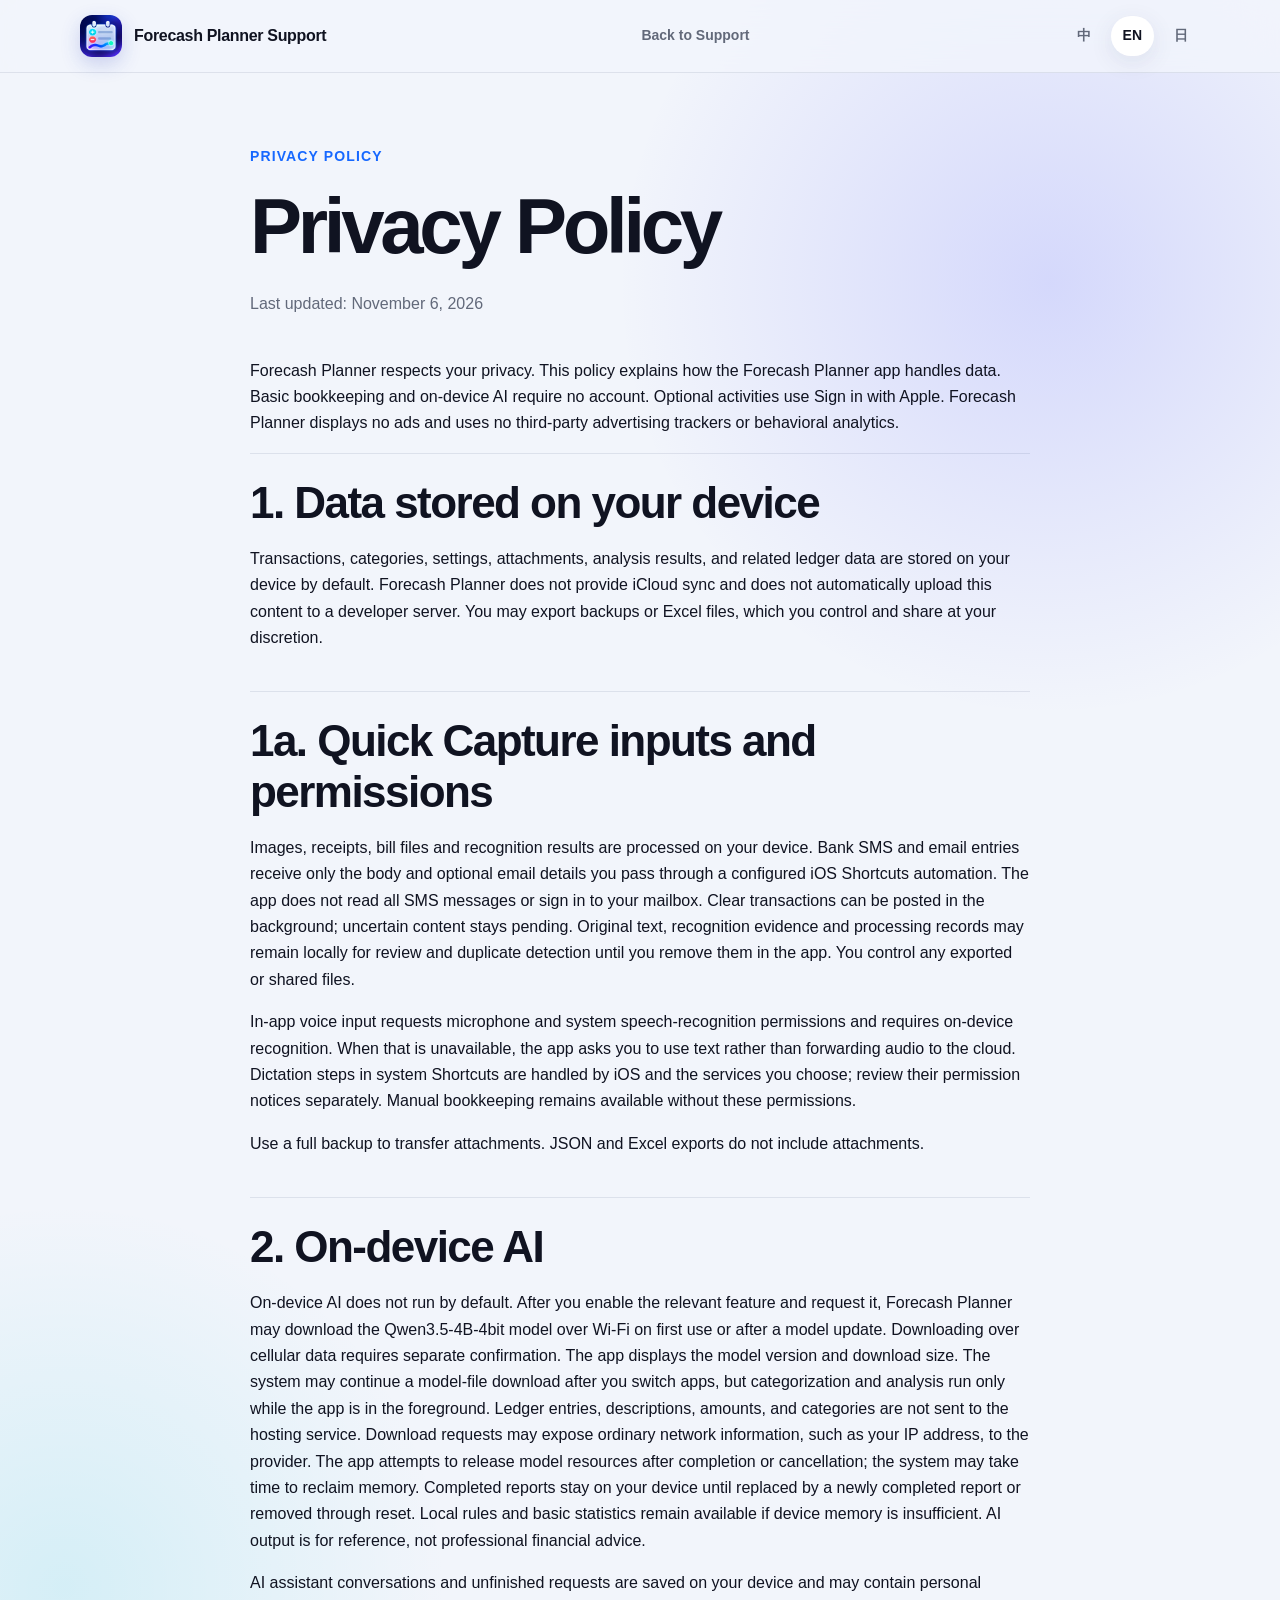
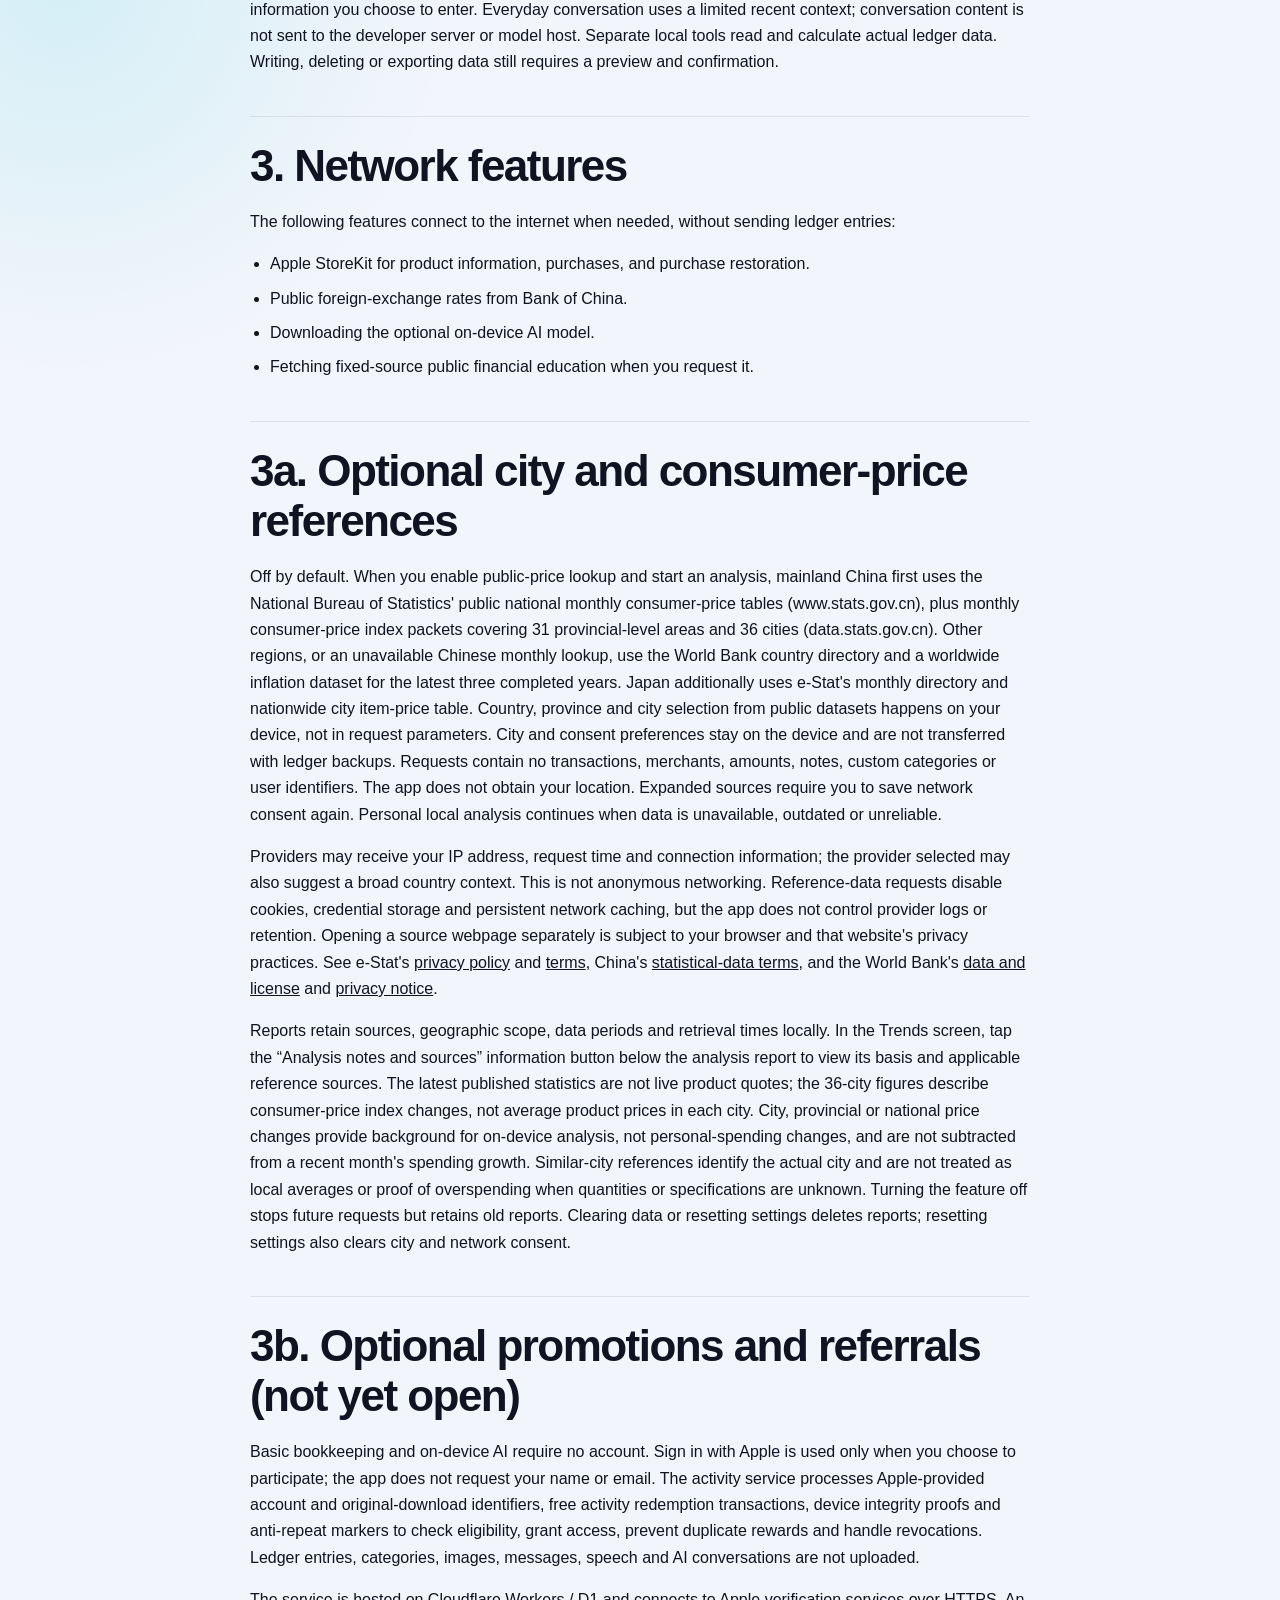
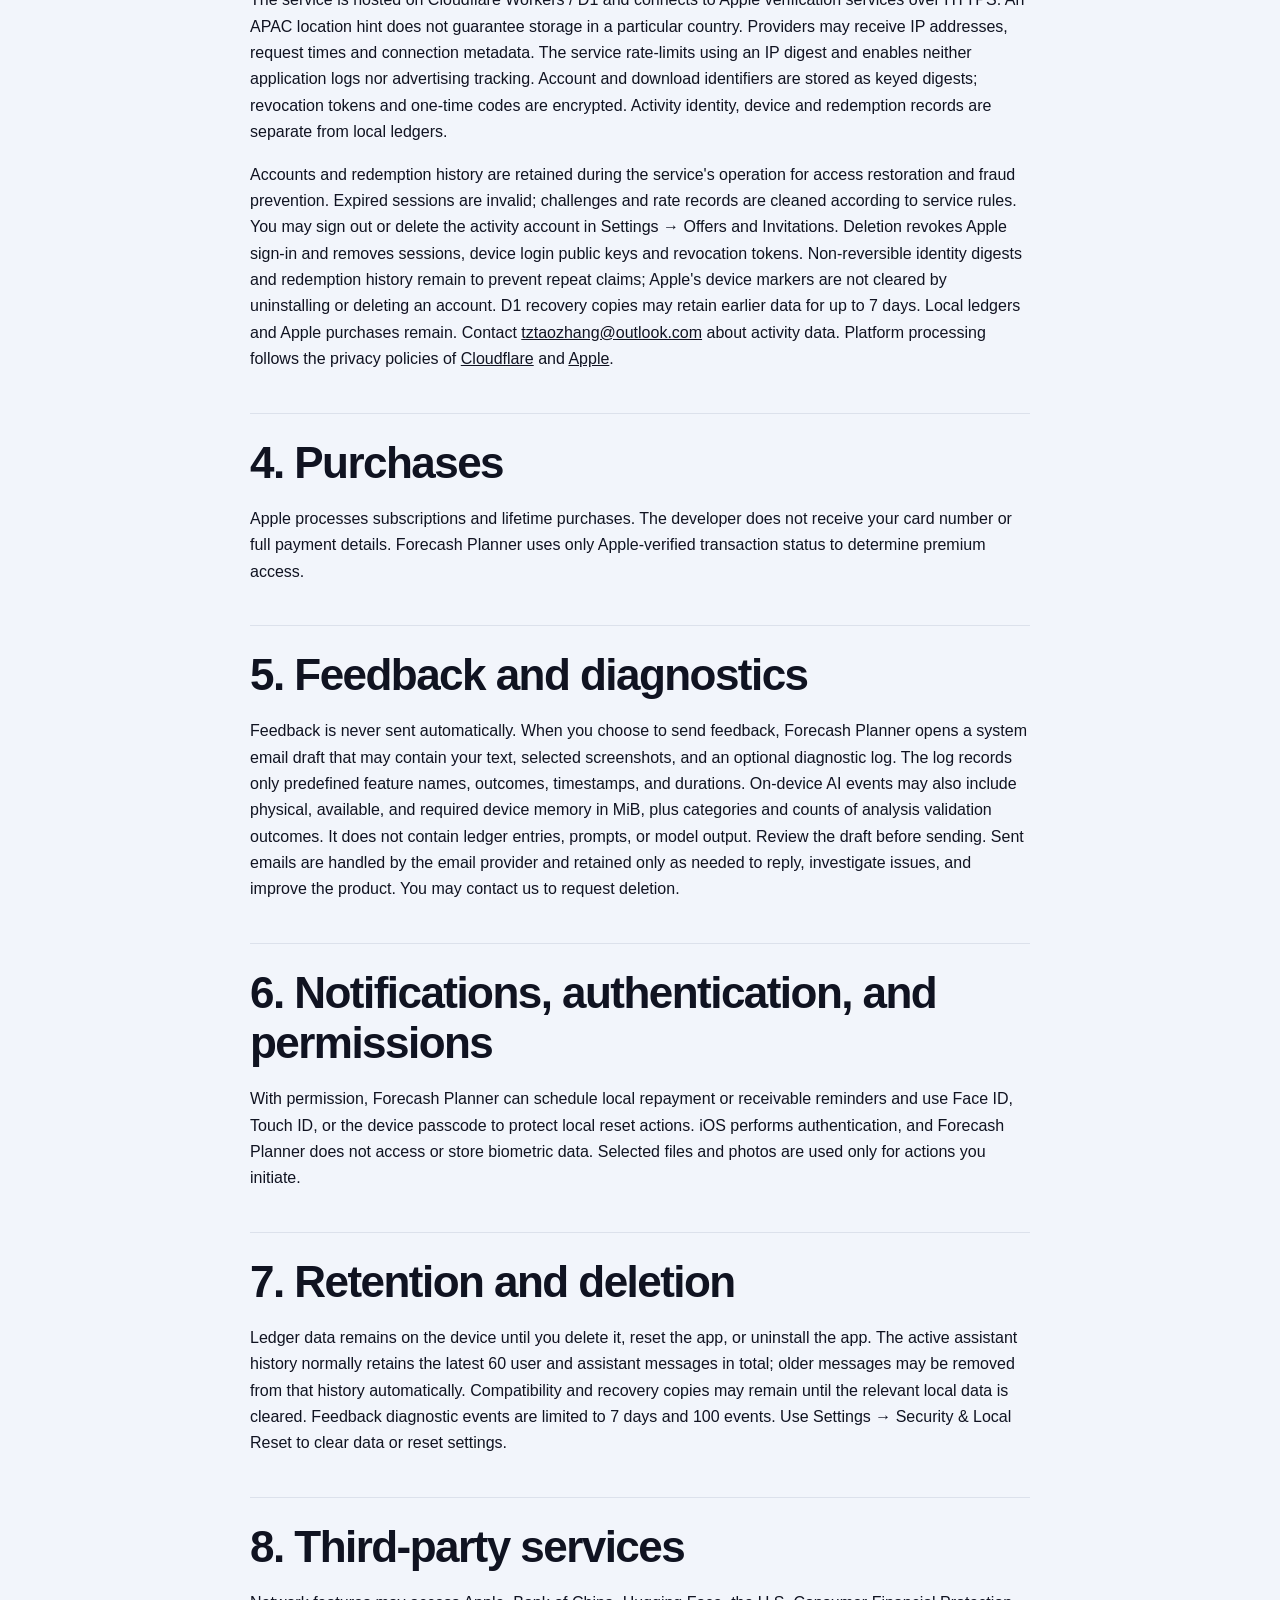
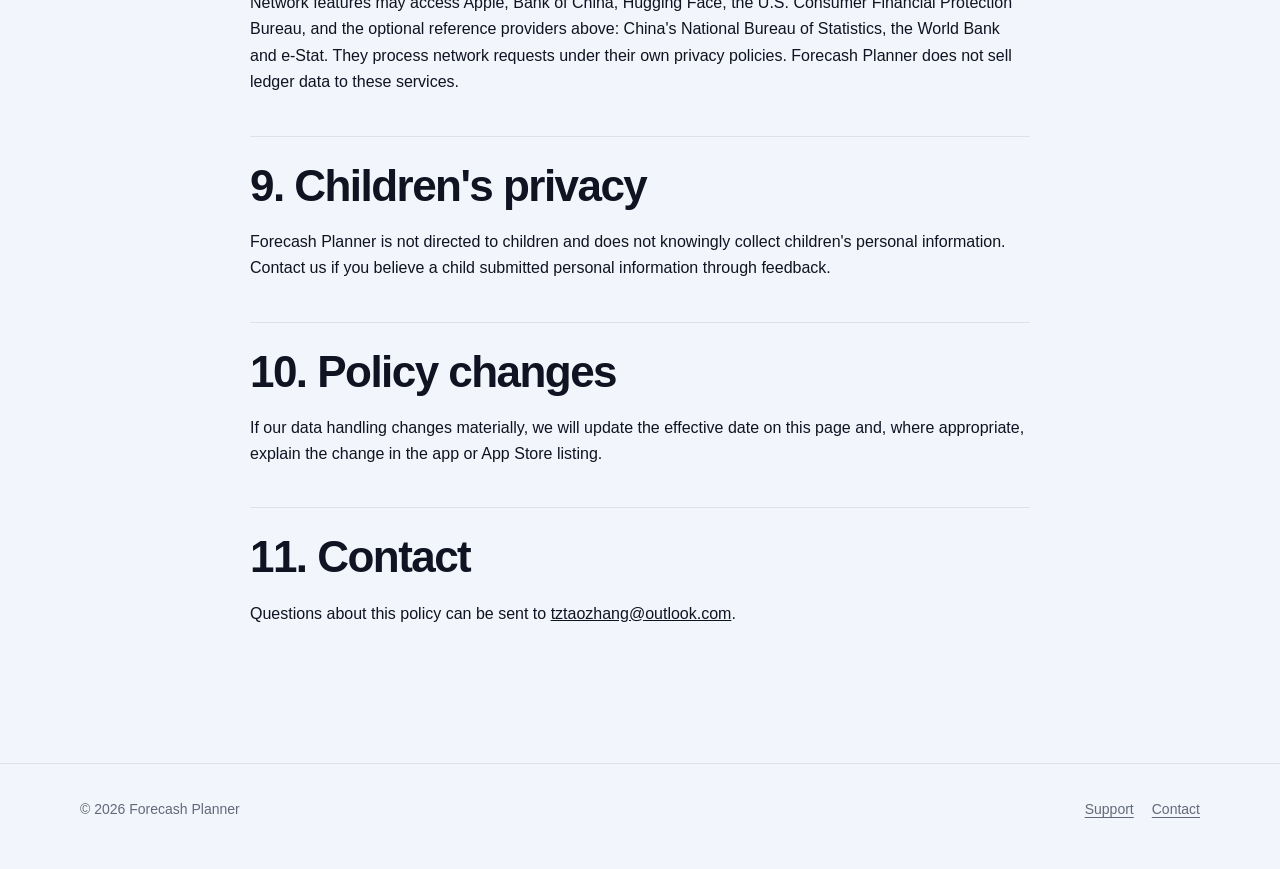
<file: en/privacy.html>
<!doctype html>
<html lang="en">
<head><meta charset="utf-8"><meta name="viewport" content="width=device-width, initial-scale=1"><meta name="description" content="Forecash Planner app privacy policy."><title>Privacy Policy · Forecash Planner</title><link rel="icon" href="../assets/app-icon.png"><link rel="stylesheet" href="../styles.css"></head>
<body>
  <header class="site-header"><nav class="nav shell" aria-label="Main navigation"><a class="brand" href="index.html"><img src="../assets/app-icon.png" alt="Forecash Planner app icon"><span>Forecash Planner Support</span></a><div class="nav-links"><a href="index.html">Back to Support</a></div><div class="language-links" aria-label="Language"><a href="../privacy.html">中</a><a href="privacy.html" aria-current="page">EN</a><a href="../ja/privacy.html">日</a></div></nav></header>
  <main class="legal shell"><p class="eyebrow">Privacy Policy</p><h1>Privacy Policy</h1><p class="meta">Last updated: November 6, 2026</p><p>Forecash Planner respects your privacy. This policy explains how the Forecash Planner app handles data. Basic bookkeeping and on-device AI require no account. Optional activities use Sign in with Apple. Forecash Planner displays no ads and uses no third-party advertising trackers or behavioral analytics.</p>
    <section><h2>1. Data stored on your device</h2><p>Transactions, categories, settings, attachments, analysis results, and related ledger data are stored on your device by default. Forecash Planner does not provide iCloud sync and does not automatically upload this content to a developer server. You may export backups or Excel files, which you control and share at your discretion.</p></section>
    <section><h2>1a. Quick Capture inputs and permissions</h2><p>Images, receipts, bill files and recognition results are processed on your device. Bank SMS and email entries receive only the body and optional email details you pass through a configured iOS Shortcuts automation. The app does not read all SMS messages or sign in to your mailbox. Clear transactions can be posted in the background; uncertain content stays pending. Original text, recognition evidence and processing records may remain locally for review and duplicate detection until you remove them in the app. You control any exported or shared files.</p><p>In-app voice input requests microphone and system speech-recognition permissions and requires on-device recognition. When that is unavailable, the app asks you to use text rather than forwarding audio to the cloud. Dictation steps in system Shortcuts are handled by iOS and the services you choose; review their permission notices separately. Manual bookkeeping remains available without these permissions.</p><p>Use a full backup to transfer attachments. JSON and Excel exports do not include attachments.</p></section>
    <section><h2>2. On-device AI</h2><p>On-device AI does not run by default. After you enable the relevant feature and request it, Forecash Planner may download the Qwen3.5-4B-4bit model over Wi-Fi on first use or after a model update. Downloading over cellular data requires separate confirmation. The app displays the model version and download size. The system may continue a model-file download after you switch apps, but categorization and analysis run only while the app is in the foreground. Ledger entries, descriptions, amounts, and categories are not sent to the hosting service. Download requests may expose ordinary network information, such as your IP address, to the provider. The app attempts to release model resources after completion or cancellation; the system may take time to reclaim memory. Completed reports stay on your device until replaced by a newly completed report or removed through reset. Local rules and basic statistics remain available if device memory is insufficient. AI output is for reference, not professional financial advice.</p><p>AI assistant conversations and unfinished requests are saved on your device and may contain personal information you choose to enter. Everyday conversation uses a limited recent context; conversation content is not sent to the developer server or model host. Separate local tools read and calculate actual ledger data. Writing, deleting or exporting data still requires a preview and confirmation.</p></section>
    <section><h2>3. Network features</h2><p>The following features connect to the internet when needed, without sending ledger entries:</p><ul><li>Apple StoreKit for product information, purchases, and purchase restoration.</li><li>Public foreign-exchange rates from Bank of China.</li><li>Downloading the optional on-device AI model.</li><li>Fetching fixed-source public financial education when you request it.</li></ul></section>
    <section><h2>3a. Optional city and consumer-price references</h2><p>Off by default. When you enable public-price lookup and start an analysis, mainland China first uses the National Bureau of Statistics' public national monthly consumer-price tables (www.stats.gov.cn), plus monthly consumer-price index packets covering 31 provincial-level areas and 36 cities (data.stats.gov.cn). Other regions, or an unavailable Chinese monthly lookup, use the World Bank country directory and a worldwide inflation dataset for the latest three completed years. Japan additionally uses e-Stat's monthly directory and nationwide city item-price table. Country, province and city selection from public datasets happens on your device, not in request parameters. City and consent preferences stay on the device and are not transferred with ledger backups. Requests contain no transactions, merchants, amounts, notes, custom categories or user identifiers. The app does not obtain your location. Expanded sources require you to save network consent again. Personal local analysis continues when data is unavailable, outdated or unreliable.</p><p>Providers may receive your IP address, request time and connection information; the provider selected may also suggest a broad country context. This is not anonymous networking. Reference-data requests disable cookies, credential storage and persistent network caching, but the app does not control provider logs or retention. Opening a source webpage separately is subject to your browser and that website's privacy practices. See e-Stat's <a href="https://www.e-stat.go.jp/privacy">privacy policy</a> and <a href="https://www.e-stat.go.jp/terms-of-use">terms</a>, China's <a href="https://www.stats.gov.cn/wzgl/202302/t20230217_1912857.html">statistical-data terms</a>, and the World Bank's <a href="https://data.worldbank.org/indicator/FP.CPI.TOTL.ZG">data and license</a> and <a href="https://www.worldbank.org/ext/en/legal/world-bank-group-privacy-notice">privacy notice</a>.</p><p>Reports retain sources, geographic scope, data periods and retrieval times locally. In the Trends screen, tap the “Analysis notes and sources” information button below the analysis report to view its basis and applicable reference sources. The latest published statistics are not live product quotes; the 36-city figures describe consumer-price index changes, not average product prices in each city. City, provincial or national price changes provide background for on-device analysis, not personal-spending changes, and are not subtracted from a recent month's spending growth. Similar-city references identify the actual city and are not treated as local averages or proof of overspending when quantities or specifications are unknown. Turning the feature off stops future requests but retains old reports. Clearing data or resetting settings deletes reports; resetting settings also clears city and network consent.</p></section>
    <section id="activities"><h2>3b. Optional promotions and referrals (not yet open)</h2><p>Basic bookkeeping and on-device AI require no account. Sign in with Apple is used only when you choose to participate; the app does not request your name or email. The activity service processes Apple-provided account and original-download identifiers, free activity redemption transactions, device integrity proofs and anti-repeat markers to check eligibility, grant access, prevent duplicate rewards and handle revocations. Ledger entries, categories, images, messages, speech and AI conversations are not uploaded.</p><p>The service is hosted on Cloudflare Workers / D1 and connects to Apple verification services over HTTPS. An APAC location hint does not guarantee storage in a particular country. Providers may receive IP addresses, request times and connection metadata. The service rate-limits using an IP digest and enables neither application logs nor advertising tracking. Account and download identifiers are stored as keyed digests; revocation tokens and one-time codes are encrypted. Activity identity, device and redemption records are separate from local ledgers.</p><p>Accounts and redemption history are retained during the service's operation for access restoration and fraud prevention. Expired sessions are invalid; challenges and rate records are cleaned according to service rules. You may sign out or delete the activity account in Settings → Offers and Invitations. Deletion revokes Apple sign-in and removes sessions, device login public keys and revocation tokens. Non-reversible identity digests and redemption history remain to prevent repeat claims; Apple's device markers are not cleared by uninstalling or deleting an account. D1 recovery copies may retain earlier data for up to 7 days. Local ledgers and Apple purchases remain. Contact <a href="mailto:tztaozhang@outlook.com">tztaozhang@outlook.com</a> about activity data. Platform processing follows the privacy policies of <a href="https://www.cloudflare.com/privacypolicy/">Cloudflare</a> and <a href="https://www.apple.com/legal/privacy/">Apple</a>.</p></section>
    <section><h2>4. Purchases</h2><p>Apple processes subscriptions and lifetime purchases. The developer does not receive your card number or full payment details. Forecash Planner uses only Apple-verified transaction status to determine premium access.</p></section>
    <section><h2>5. Feedback and diagnostics</h2><p>Feedback is never sent automatically. When you choose to send feedback, Forecash Planner opens a system email draft that may contain your text, selected screenshots, and an optional diagnostic log. The log records only predefined feature names, outcomes, timestamps, and durations. On-device AI events may also include physical, available, and required device memory in MiB, plus categories and counts of analysis validation outcomes. It does not contain ledger entries, prompts, or model output. Review the draft before sending. Sent emails are handled by the email provider and retained only as needed to reply, investigate issues, and improve the product. You may contact us to request deletion.</p></section>
    <section><h2>6. Notifications, authentication, and permissions</h2><p>With permission, Forecash Planner can schedule local repayment or receivable reminders and use Face ID, Touch ID, or the device passcode to protect local reset actions. iOS performs authentication, and Forecash Planner does not access or store biometric data. Selected files and photos are used only for actions you initiate.</p></section>
    <section><h2>7. Retention and deletion</h2><p>Ledger data remains on the device until you delete it, reset the app, or uninstall the app. The active assistant history normally retains the latest 60 user and assistant messages in total; older messages may be removed from that history automatically. Compatibility and recovery copies may remain until the relevant local data is cleared. Feedback diagnostic events are limited to 7 days and 100 events. Use Settings → Security & Local Reset to clear data or reset settings.</p></section>
    <section><h2>8. Third-party services</h2><p>Network features may access Apple, Bank of China, Hugging Face, the U.S. Consumer Financial Protection Bureau, and the optional reference providers above: China's National Bureau of Statistics, the World Bank and e-Stat. They process network requests under their own privacy policies. Forecash Planner does not sell ledger data to these services.</p></section>
    <section><h2>9. Children's privacy</h2><p>Forecash Planner is not directed to children and does not knowingly collect children's personal information. Contact us if you believe a child submitted personal information through feedback.</p></section>
    <section><h2>10. Policy changes</h2><p>If our data handling changes materially, we will update the effective date on this page and, where appropriate, explain the change in the app or App Store listing.</p></section>
    <section><h2>11. Contact</h2><p>Questions about this policy can be sent to <a href="mailto:tztaozhang@outlook.com">tztaozhang@outlook.com</a>.</p></section>
  </main><footer class="site-footer"><div class="footer-row shell"><span>© 2026 Forecash Planner</span><div class="footer-links"><a href="index.html">Support</a><a href="mailto:tztaozhang@outlook.com">Contact</a></div></div></footer>
</body></html>
</file>
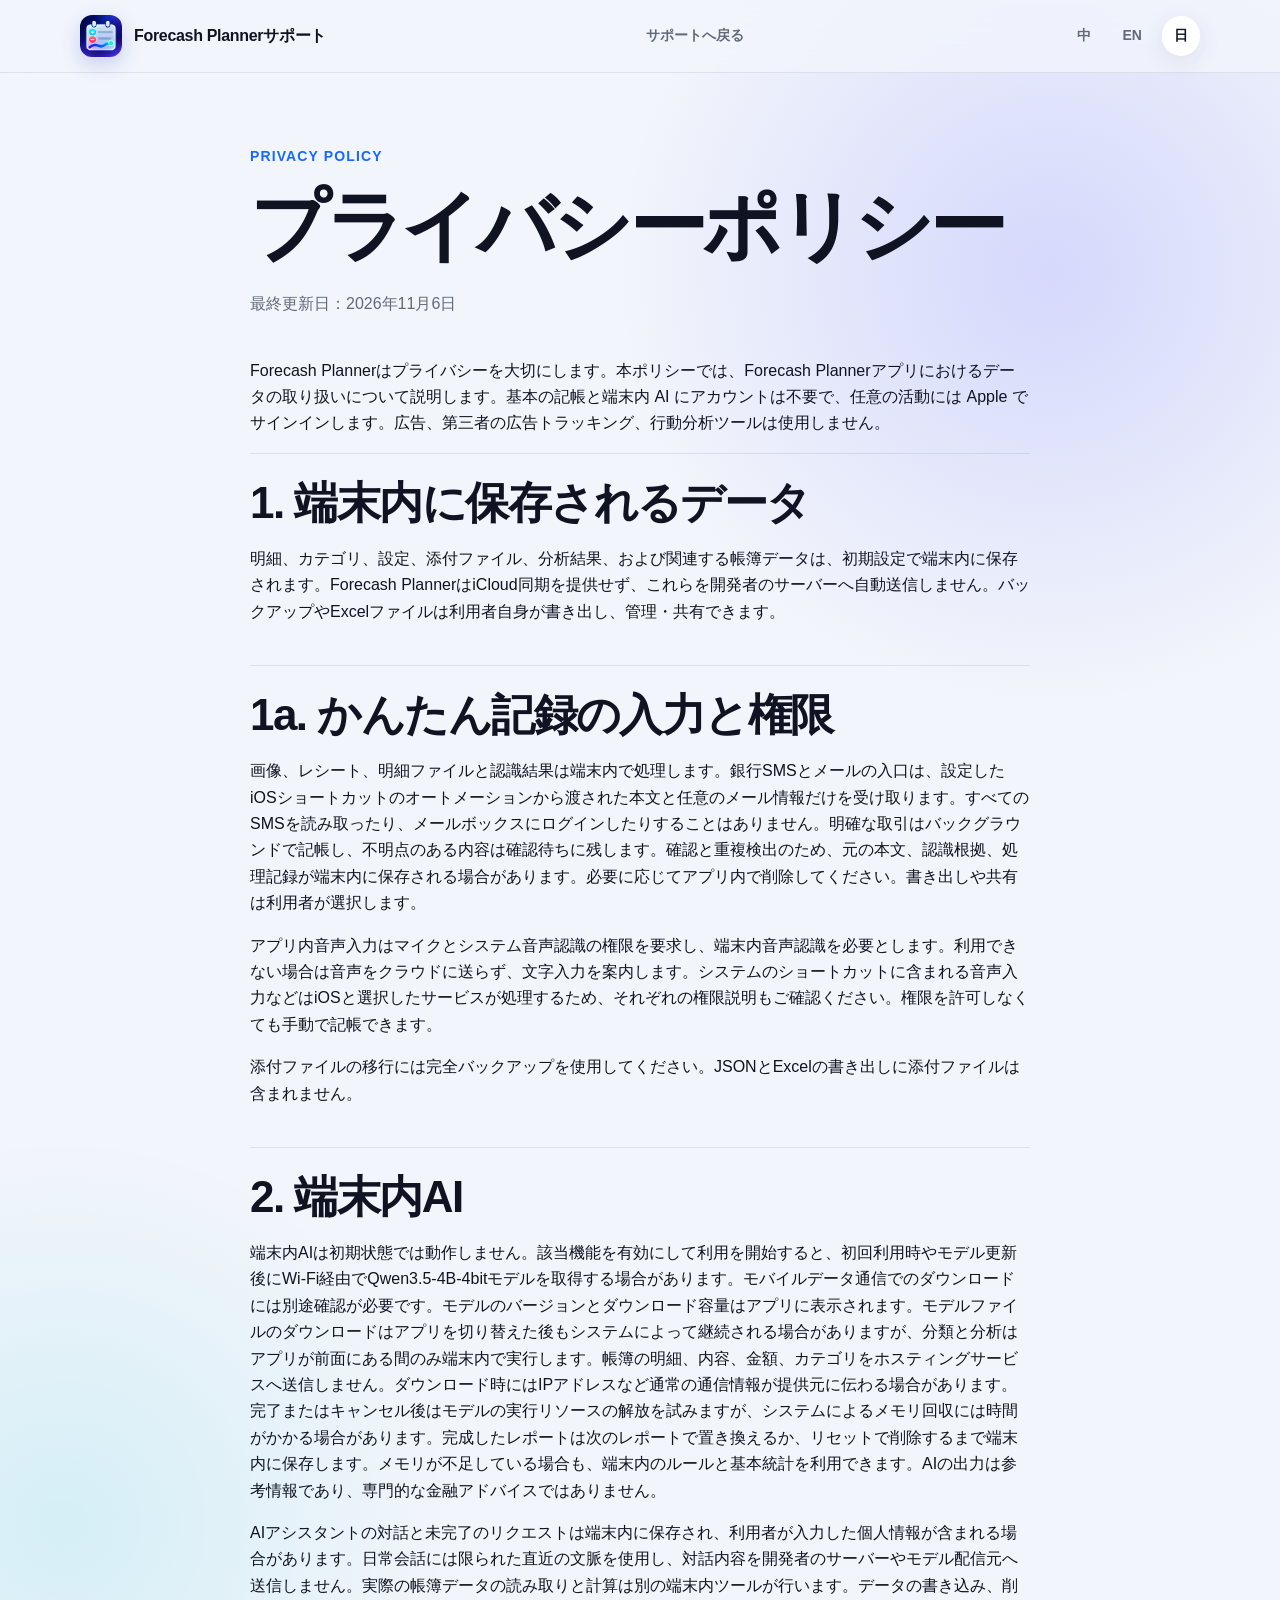
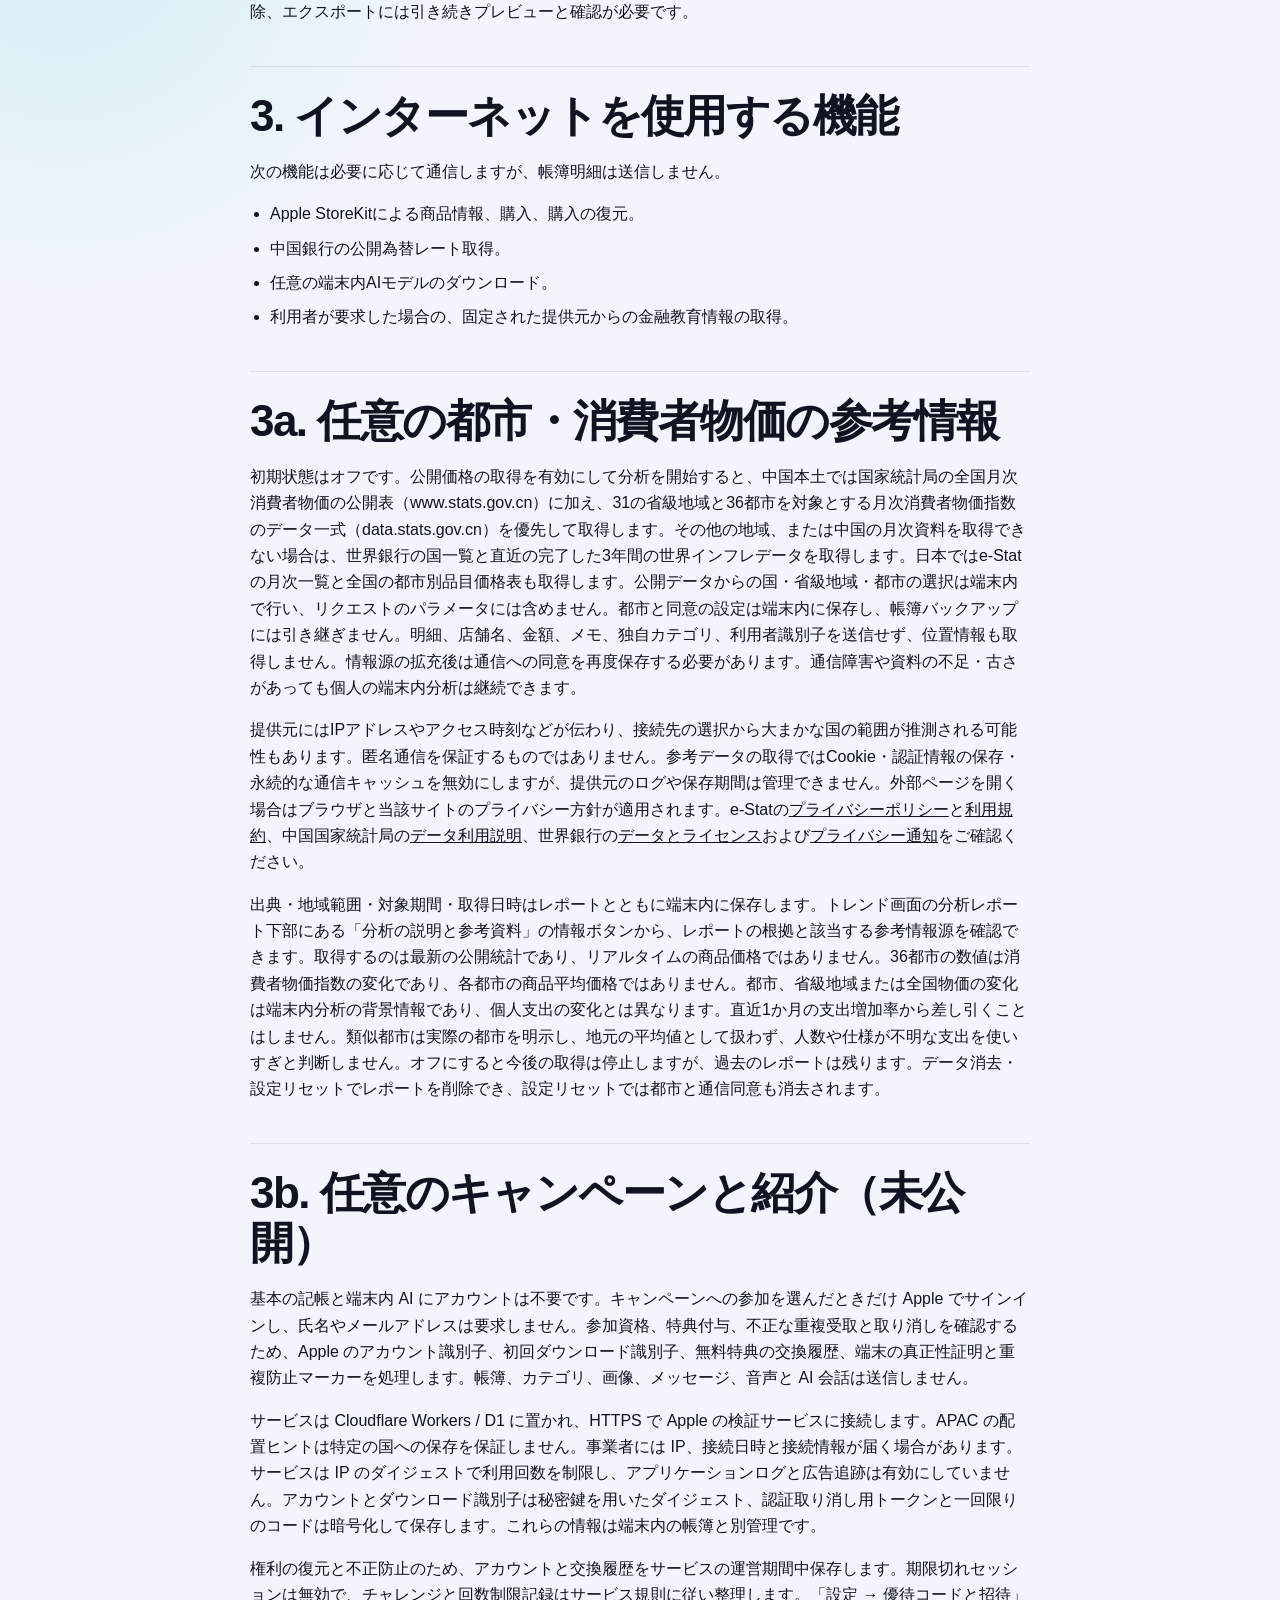
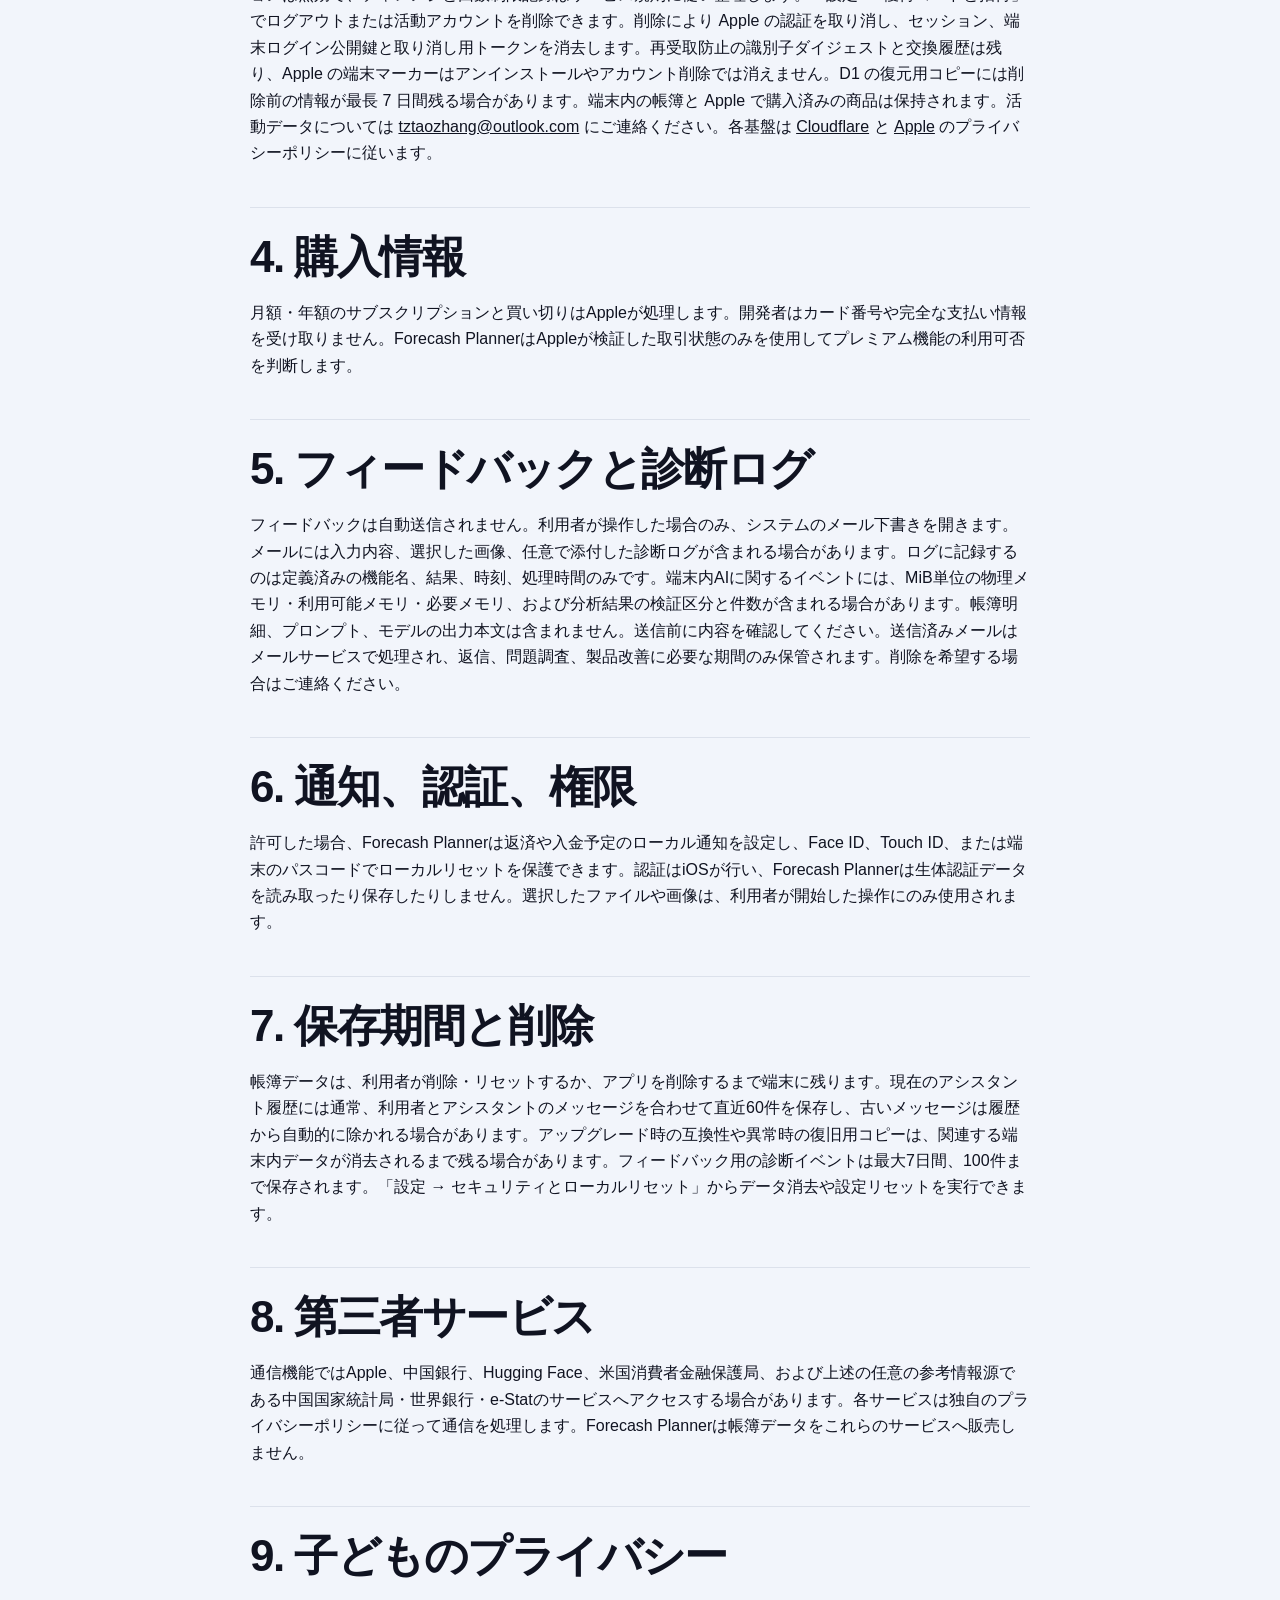
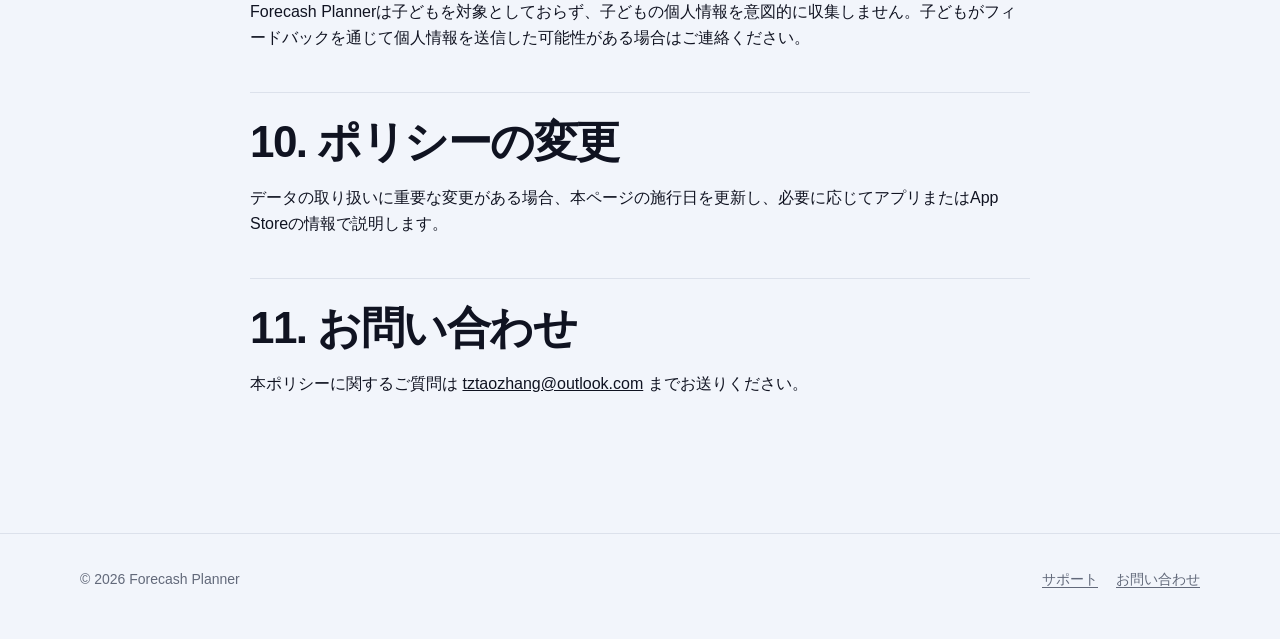
<file: ja/privacy.html>
<!doctype html>
<html lang="ja">
<head><meta charset="utf-8"><meta name="viewport" content="width=device-width, initial-scale=1"><meta name="description" content="Forecash Plannerアプリのプライバシーポリシー。"><title>プライバシーポリシー · Forecash Planner</title><link rel="icon" href="../assets/app-icon.png"><link rel="stylesheet" href="../styles.css"></head>
<body>
  <header class="site-header"><nav class="nav shell" aria-label="メインナビゲーション"><a class="brand" href="index.html"><img src="../assets/app-icon.png" alt="Forecash Plannerのアプリアイコン"><span>Forecash Plannerサポート</span></a><div class="nav-links"><a href="index.html">サポートへ戻る</a></div><div class="language-links" aria-label="言語"><a href="../privacy.html">中</a><a href="../en/privacy.html">EN</a><a href="privacy.html" aria-current="page">日</a></div></nav></header>
  <main class="legal shell"><p class="eyebrow">Privacy Policy</p><h1>プライバシーポリシー</h1><p class="meta">最終更新日：2026年11月6日</p><p>Forecash Plannerはプライバシーを大切にします。本ポリシーでは、Forecash Plannerアプリにおけるデータの取り扱いについて説明します。基本の記帳と端末内 AI にアカウントは不要で、任意の活動には Apple でサインインします。広告、第三者の広告トラッキング、行動分析ツールは使用しません。</p>
    <section><h2>1. 端末内に保存されるデータ</h2><p>明細、カテゴリ、設定、添付ファイル、分析結果、および関連する帳簿データは、初期設定で端末内に保存されます。Forecash PlannerはiCloud同期を提供せず、これらを開発者のサーバーへ自動送信しません。バックアップやExcelファイルは利用者自身が書き出し、管理・共有できます。</p></section>
    <section><h2>1a. かんたん記録の入力と権限</h2><p>画像、レシート、明細ファイルと認識結果は端末内で処理します。銀行SMSとメールの入口は、設定したiOSショートカットのオートメーションから渡された本文と任意のメール情報だけを受け取ります。すべてのSMSを読み取ったり、メールボックスにログインしたりすることはありません。明確な取引はバックグラウンドで記帳し、不明点のある内容は確認待ちに残します。確認と重複検出のため、元の本文、認識根拠、処理記録が端末内に保存される場合があります。必要に応じてアプリ内で削除してください。書き出しや共有は利用者が選択します。</p><p>アプリ内音声入力はマイクとシステム音声認識の権限を要求し、端末内音声認識を必要とします。利用できない場合は音声をクラウドに送らず、文字入力を案内します。システムのショートカットに含まれる音声入力などはiOSと選択したサービスが処理するため、それぞれの権限説明もご確認ください。権限を許可しなくても手動で記帳できます。</p><p>添付ファイルの移行には完全バックアップを使用してください。JSONとExcelの書き出しに添付ファイルは含まれません。</p></section>
    <section><h2>2. 端末内AI</h2><p>端末内AIは初期状態では動作しません。該当機能を有効にして利用を開始すると、初回利用時やモデル更新後にWi-Fi経由でQwen3.5-4B-4bitモデルを取得する場合があります。モバイルデータ通信でのダウンロードには別途確認が必要です。モデルのバージョンとダウンロード容量はアプリに表示されます。モデルファイルのダウンロードはアプリを切り替えた後もシステムによって継続される場合がありますが、分類と分析はアプリが前面にある間のみ端末内で実行します。帳簿の明細、内容、金額、カテゴリをホスティングサービスへ送信しません。ダウンロード時にはIPアドレスなど通常の通信情報が提供元に伝わる場合があります。完了またはキャンセル後はモデルの実行リソースの解放を試みますが、システムによるメモリ回収には時間がかかる場合があります。完成したレポートは次のレポートで置き換えるか、リセットで削除するまで端末内に保存します。メモリが不足している場合も、端末内のルールと基本統計を利用できます。AIの出力は参考情報であり、専門的な金融アドバイスではありません。</p><p>AIアシスタントの対話と未完了のリクエストは端末内に保存され、利用者が入力した個人情報が含まれる場合があります。日常会話には限られた直近の文脈を使用し、対話内容を開発者のサーバーやモデル配信元へ送信しません。実際の帳簿データの読み取りと計算は別の端末内ツールが行います。データの書き込み、削除、エクスポートには引き続きプレビューと確認が必要です。</p></section>
    <section><h2>3. インターネットを使用する機能</h2><p>次の機能は必要に応じて通信しますが、帳簿明細は送信しません。</p><ul><li>Apple StoreKitによる商品情報、購入、購入の復元。</li><li>中国銀行の公開為替レート取得。</li><li>任意の端末内AIモデルのダウンロード。</li><li>利用者が要求した場合の、固定された提供元からの金融教育情報の取得。</li></ul></section>
    <section><h2>3a. 任意の都市・消費者物価の参考情報</h2><p>初期状態はオフです。公開価格の取得を有効にして分析を開始すると、中国本土では国家統計局の全国月次消費者物価の公開表（www.stats.gov.cn）に加え、31の省級地域と36都市を対象とする月次消費者物価指数のデータ一式（data.stats.gov.cn）を優先して取得します。その他の地域、または中国の月次資料を取得できない場合は、世界銀行の国一覧と直近の完了した3年間の世界インフレデータを取得します。日本ではe-Statの月次一覧と全国の都市別品目価格表も取得します。公開データからの国・省級地域・都市の選択は端末内で行い、リクエストのパラメータには含めません。都市と同意の設定は端末内に保存し、帳簿バックアップには引き継ぎません。明細、店舗名、金額、メモ、独自カテゴリ、利用者識別子を送信せず、位置情報も取得しません。情報源の拡充後は通信への同意を再度保存する必要があります。通信障害や資料の不足・古さがあっても個人の端末内分析は継続できます。</p><p>提供元にはIPアドレスやアクセス時刻などが伝わり、接続先の選択から大まかな国の範囲が推測される可能性もあります。匿名通信を保証するものではありません。参考データの取得ではCookie・認証情報の保存・永続的な通信キャッシュを無効にしますが、提供元のログや保存期間は管理できません。外部ページを開く場合はブラウザと当該サイトのプライバシー方針が適用されます。e-Statの<a href="https://www.e-stat.go.jp/privacy">プライバシーポリシー</a>と<a href="https://www.e-stat.go.jp/terms-of-use">利用規約</a>、中国国家統計局の<a href="https://www.stats.gov.cn/wzgl/202302/t20230217_1912857.html">データ利用説明</a>、世界銀行の<a href="https://data.worldbank.org/indicator/FP.CPI.TOTL.ZG">データとライセンス</a>および<a href="https://www.worldbank.org/ext/en/legal/world-bank-group-privacy-notice">プライバシー通知</a>をご確認ください。</p><p>出典・地域範囲・対象期間・取得日時はレポートとともに端末内に保存します。トレンド画面の分析レポート下部にある「分析の説明と参考資料」の情報ボタンから、レポートの根拠と該当する参考情報源を確認できます。取得するのは最新の公開統計であり、リアルタイムの商品価格ではありません。36都市の数値は消費者物価指数の変化であり、各都市の商品平均価格ではありません。都市、省級地域または全国物価の変化は端末内分析の背景情報であり、個人支出の変化とは異なります。直近1か月の支出増加率から差し引くことはしません。類似都市は実際の都市を明示し、地元の平均値として扱わず、人数や仕様が不明な支出を使いすぎと判断しません。オフにすると今後の取得は停止しますが、過去のレポートは残ります。データ消去・設定リセットでレポートを削除でき、設定リセットでは都市と通信同意も消去されます。</p></section>
    <section id="activities"><h2>3b. 任意のキャンペーンと紹介（未公開）</h2><p>基本の記帳と端末内 AI にアカウントは不要です。キャンペーンへの参加を選んだときだけ Apple でサインインし、氏名やメールアドレスは要求しません。参加資格、特典付与、不正な重複受取と取り消しを確認するため、Apple のアカウント識別子、初回ダウンロード識別子、無料特典の交換履歴、端末の真正性証明と重複防止マーカーを処理します。帳簿、カテゴリ、画像、メッセージ、音声と AI 会話は送信しません。</p><p>サービスは Cloudflare Workers / D1 に置かれ、HTTPS で Apple の検証サービスに接続します。APAC の配置ヒントは特定の国への保存を保証しません。事業者には IP、接続日時と接続情報が届く場合があります。サービスは IP のダイジェストで利用回数を制限し、アプリケーションログと広告追跡は有効にしていません。アカウントとダウンロード識別子は秘密鍵を用いたダイジェスト、認証取り消し用トークンと一回限りのコードは暗号化して保存します。これらの情報は端末内の帳簿と別管理です。</p><p>権利の復元と不正防止のため、アカウントと交換履歴をサービスの運営期間中保存します。期限切れセッションは無効で、チャレンジと回数制限記録はサービス規則に従い整理します。「設定 → 優待コードと招待」でログアウトまたは活動アカウントを削除できます。削除により Apple の認証を取り消し、セッション、端末ログイン公開鍵と取り消し用トークンを消去します。再受取防止の識別子ダイジェストと交換履歴は残り、Apple の端末マーカーはアンインストールやアカウント削除では消えません。D1 の復元用コピーには削除前の情報が最長 7 日間残る場合があります。端末内の帳簿と Apple で購入済みの商品は保持されます。活動データについては <a href="mailto:tztaozhang@outlook.com">tztaozhang@outlook.com</a> にご連絡ください。各基盤は <a href="https://www.cloudflare.com/privacypolicy/">Cloudflare</a> と <a href="https://www.apple.com/legal/privacy/">Apple</a> のプライバシーポリシーに従います。</p></section>
    <section><h2>4. 購入情報</h2><p>月額・年額のサブスクリプションと買い切りはAppleが処理します。開発者はカード番号や完全な支払い情報を受け取りません。Forecash PlannerはAppleが検証した取引状態のみを使用してプレミアム機能の利用可否を判断します。</p></section>
    <section><h2>5. フィードバックと診断ログ</h2><p>フィードバックは自動送信されません。利用者が操作した場合のみ、システムのメール下書きを開きます。メールには入力内容、選択した画像、任意で添付した診断ログが含まれる場合があります。ログに記録するのは定義済みの機能名、結果、時刻、処理時間のみです。端末内AIに関するイベントには、MiB単位の物理メモリ・利用可能メモリ・必要メモリ、および分析結果の検証区分と件数が含まれる場合があります。帳簿明細、プロンプト、モデルの出力本文は含まれません。送信前に内容を確認してください。送信済みメールはメールサービスで処理され、返信、問題調査、製品改善に必要な期間のみ保管されます。削除を希望する場合はご連絡ください。</p></section>
    <section><h2>6. 通知、認証、権限</h2><p>許可した場合、Forecash Plannerは返済や入金予定のローカル通知を設定し、Face ID、Touch ID、または端末のパスコードでローカルリセットを保護できます。認証はiOSが行い、Forecash Plannerは生体認証データを読み取ったり保存したりしません。選択したファイルや画像は、利用者が開始した操作にのみ使用されます。</p></section>
    <section><h2>7. 保存期間と削除</h2><p>帳簿データは、利用者が削除・リセットするか、アプリを削除するまで端末に残ります。現在のアシスタント履歴には通常、利用者とアシスタントのメッセージを合わせて直近60件を保存し、古いメッセージは履歴から自動的に除かれる場合があります。アップグレード時の互換性や異常時の復旧用コピーは、関連する端末内データが消去されるまで残る場合があります。フィードバック用の診断イベントは最大7日間、100件まで保存されます。「設定 → セキュリティとローカルリセット」からデータ消去や設定リセットを実行できます。</p></section>
    <section><h2>8. 第三者サービス</h2><p>通信機能ではApple、中国銀行、Hugging Face、米国消費者金融保護局、および上述の任意の参考情報源である中国国家統計局・世界銀行・e-Statのサービスへアクセスする場合があります。各サービスは独自のプライバシーポリシーに従って通信を処理します。Forecash Plannerは帳簿データをこれらのサービスへ販売しません。</p></section>
    <section><h2>9. 子どものプライバシー</h2><p>Forecash Plannerは子どもを対象としておらず、子どもの個人情報を意図的に収集しません。子どもがフィードバックを通じて個人情報を送信した可能性がある場合はご連絡ください。</p></section>
    <section><h2>10. ポリシーの変更</h2><p>データの取り扱いに重要な変更がある場合、本ページの施行日を更新し、必要に応じてアプリまたはApp Storeの情報で説明します。</p></section>
    <section><h2>11. お問い合わせ</h2><p>本ポリシーに関するご質問は <a href="mailto:tztaozhang@outlook.com">tztaozhang@outlook.com</a> までお送りください。</p></section>
  </main><footer class="site-footer"><div class="footer-row shell"><span>© 2026 Forecash Planner</span><div class="footer-links"><a href="index.html">サポート</a><a href="mailto:tztaozhang@outlook.com">お問い合わせ</a></div></div></footer>
</body></html>
</file>
<file: styles.css>
:root {
  color-scheme: light dark;
  --ink: #101321;
  --muted: #62697a;
  --surface: rgba(255, 255, 255, 0.78);
  --surface-strong: #ffffff;
  --line: rgba(31, 49, 91, 0.1);
  --blue: #1668ff;
  --violet: #5e36ff;
  --cyan: #00bfd6;
  --wash: #f2f5fb;
  --shadow: 0 20px 70px rgba(20, 46, 115, 0.12);
  --radius: 28px;
}

* { box-sizing: border-box; }

html { scroll-behavior: smooth; }

body {
  margin: 0;
  min-width: 320px;
  color: var(--ink);
  background:
    radial-gradient(circle at 82% 5%, rgba(68, 75, 255, 0.17), transparent 27rem),
    radial-gradient(circle at 5% 28%, rgba(0, 191, 214, 0.12), transparent 24rem),
    var(--wash);
  font-family: -apple-system, BlinkMacSystemFont, "SF Pro Text", "PingFang SC", "Hiragino Sans", "Helvetica Neue", Arial, sans-serif;
  line-height: 1.65;
  -webkit-font-smoothing: antialiased;
}

a { color: inherit; }

.shell {
  width: min(1120px, calc(100% - 40px));
  margin: 0 auto;
}

.site-header {
  position: sticky;
  z-index: 10;
  top: 0;
  border-bottom: 1px solid var(--line);
  background: color-mix(in srgb, var(--wash) 78%, transparent);
  backdrop-filter: blur(24px) saturate(150%);
  -webkit-backdrop-filter: blur(24px) saturate(150%);
}

.nav {
  min-height: 72px;
  display: flex;
  align-items: center;
  justify-content: space-between;
  gap: 20px;
}

.brand {
  display: inline-flex;
  align-items: center;
  gap: 12px;
  text-decoration: none;
  font-weight: 750;
  letter-spacing: -0.02em;
}

.brand img {
  width: 42px;
  height: 42px;
  border-radius: 12px;
  box-shadow: 0 7px 20px rgba(28, 55, 180, 0.2);
}

.nav-links, .language-links {
  display: flex;
  align-items: center;
  gap: 8px;
}

.nav-links a, .language-links a {
  padding: 8px 12px;
  border-radius: 999px;
  color: var(--muted);
  font-size: 14px;
  font-weight: 650;
  text-decoration: none;
}

.nav-links a:hover, .nav-links a:focus-visible,
.language-links a:hover, .language-links a:focus-visible,
.language-links a[aria-current="page"] {
  color: var(--ink);
  background: var(--surface-strong);
  outline: none;
  box-shadow: 0 6px 24px rgba(22, 37, 84, 0.09);
}

.hero {
  display: grid;
  grid-template-columns: minmax(0, 1.15fr) minmax(300px, 0.85fr);
  align-items: center;
  gap: 64px;
  min-height: 650px;
  padding: 92px 0 70px;
}

.eyebrow {
  margin: 0 0 18px;
  color: var(--blue);
  font-size: 14px;
  font-weight: 760;
  letter-spacing: 0.08em;
  text-transform: uppercase;
}

h1, h2, h3, p { margin-top: 0; }

h1 {
  max-width: 760px;
  margin-bottom: 24px;
  font-size: clamp(44px, 7vw, 78px);
  line-height: 1.04;
  letter-spacing: -0.055em;
}

h2 {
  margin-bottom: 18px;
  font-size: clamp(30px, 4vw, 44px);
  line-height: 1.14;
  letter-spacing: -0.035em;
}

h3 {
  margin-bottom: 10px;
  font-size: 20px;
  line-height: 1.3;
}

.lead {
  max-width: 660px;
  margin-bottom: 30px;
  color: var(--muted);
  font-size: clamp(18px, 2.1vw, 22px);
}

.actions {
  display: flex;
  flex-wrap: wrap;
  gap: 12px;
}

.button {
  display: inline-flex;
  min-height: 48px;
  align-items: center;
  justify-content: center;
  padding: 11px 18px;
  border: 1px solid transparent;
  border-radius: 999px;
  background: linear-gradient(135deg, var(--blue), var(--violet));
  color: #fff;
  font-weight: 720;
  text-decoration: none;
  box-shadow: 0 12px 28px rgba(42, 72, 220, 0.22);
}

.button.secondary {
  border-color: var(--line);
  background: var(--surface);
  color: var(--ink);
  box-shadow: none;
}

.hero-art {
  position: relative;
  display: grid;
  place-items: center;
  min-height: 380px;
}

.hero-art::before {
  position: absolute;
  width: 330px;
  height: 330px;
  border-radius: 50%;
  background: linear-gradient(135deg, rgba(0, 207, 227, 0.55), rgba(71, 50, 255, 0.66));
  filter: blur(54px);
  content: "";
  opacity: 0.43;
}

.hero-art img {
  position: relative;
  width: min(330px, 74vw);
  border-radius: 25%;
  box-shadow: 0 34px 90px rgba(18, 36, 115, 0.28);
}

.section { padding: 76px 0; }

.section-heading {
  max-width: 700px;
  margin-bottom: 30px;
}

.section-heading p { color: var(--muted); }

.grid {
  display: grid;
  grid-template-columns: repeat(3, minmax(0, 1fr));
  gap: 18px;
}

.card {
  min-height: 190px;
  padding: 26px;
  border: 1px solid var(--line);
  border-radius: var(--radius);
  background: var(--surface);
  box-shadow: 0 12px 45px rgba(27, 44, 97, 0.07);
}

.card p, .card li { color: var(--muted); }
.card p:last-child { margin-bottom: 0; }

.icon {
  display: grid;
  width: 42px;
  height: 42px;
  place-items: center;
  margin-bottom: 20px;
  border-radius: 14px;
  background: color-mix(in srgb, var(--blue) 12%, transparent);
  color: var(--blue);
  font-size: 20px;
  font-weight: 800;
}

.steps {
  display: grid;
  grid-template-columns: repeat(3, minmax(0, 1fr));
  gap: 18px;
  counter-reset: step;
}

.step {
  position: relative;
  padding: 28px;
  border-top: 1px solid var(--line);
  counter-increment: step;
}

.step::before {
  display: block;
  margin-bottom: 16px;
  color: var(--blue);
  font-size: 13px;
  font-weight: 800;
  letter-spacing: 0.08em;
  content: "0" counter(step);
}

.notice {
  padding: 30px;
  border: 1px solid rgba(22, 104, 255, 0.18);
  border-radius: var(--radius);
  background: linear-gradient(135deg, rgba(22, 104, 255, 0.1), rgba(94, 54, 255, 0.08));
}

.notice p:last-child { margin-bottom: 0; }

.legal {
  max-width: 780px;
  padding: 72px 0 96px;
}

.legal .meta {
  margin-bottom: 40px;
  color: var(--muted);
}

.legal section {
  padding: 24px 0;
  border-top: 1px solid var(--line);
}

.legal ul { padding-left: 1.25rem; }
.legal li { margin: 8px 0; }

.site-footer {
  padding: 34px 0 48px;
  border-top: 1px solid var(--line);
  color: var(--muted);
  font-size: 14px;
}

.footer-row {
  display: flex;
  align-items: center;
  justify-content: space-between;
  gap: 20px;
}

.footer-links {
  display: flex;
  flex-wrap: wrap;
  gap: 18px;
}

.footer-links a { text-underline-offset: 3px; }

@media (max-width: 820px) {
  .shell { width: min(100% - 28px, 720px); }
  .nav-links { display: none; }
  .hero { grid-template-columns: 1fr; gap: 24px; min-height: auto; padding-top: 68px; }
  .hero-art { min-height: 330px; order: -1; }
  .hero-art img { width: min(250px, 66vw); }
  .grid, .steps { grid-template-columns: 1fr; }
  .section { padding: 58px 0; }
}

@media (max-width: 520px) {
  .brand span { display: none; }
  .language-links a { padding-inline: 9px; }
  h1 { font-size: 43px; }
  .card, .notice { padding: 22px; border-radius: 24px; }
  .footer-row { align-items: flex-start; flex-direction: column; }
}

@media (prefers-color-scheme: dark) {
  :root {
    --ink: #f3f5fb;
    --muted: #a9afc0;
    --surface: rgba(25, 28, 39, 0.82);
    --surface-strong: #232633;
    --line: rgba(220, 228, 255, 0.11);
    --wash: #0d0f17;
    --shadow: 0 20px 70px rgba(0, 0, 0, 0.25);
  }
  .hero-art img { box-shadow: 0 34px 90px rgba(0, 0, 0, 0.48); }
}

@media (prefers-reduced-motion: reduce) {
  html { scroll-behavior: auto; }
  *, *::before, *::after { animation-duration: 0.01ms !important; animation-iteration-count: 1 !important; transition-duration: 0.01ms !important; }
}
</file>
